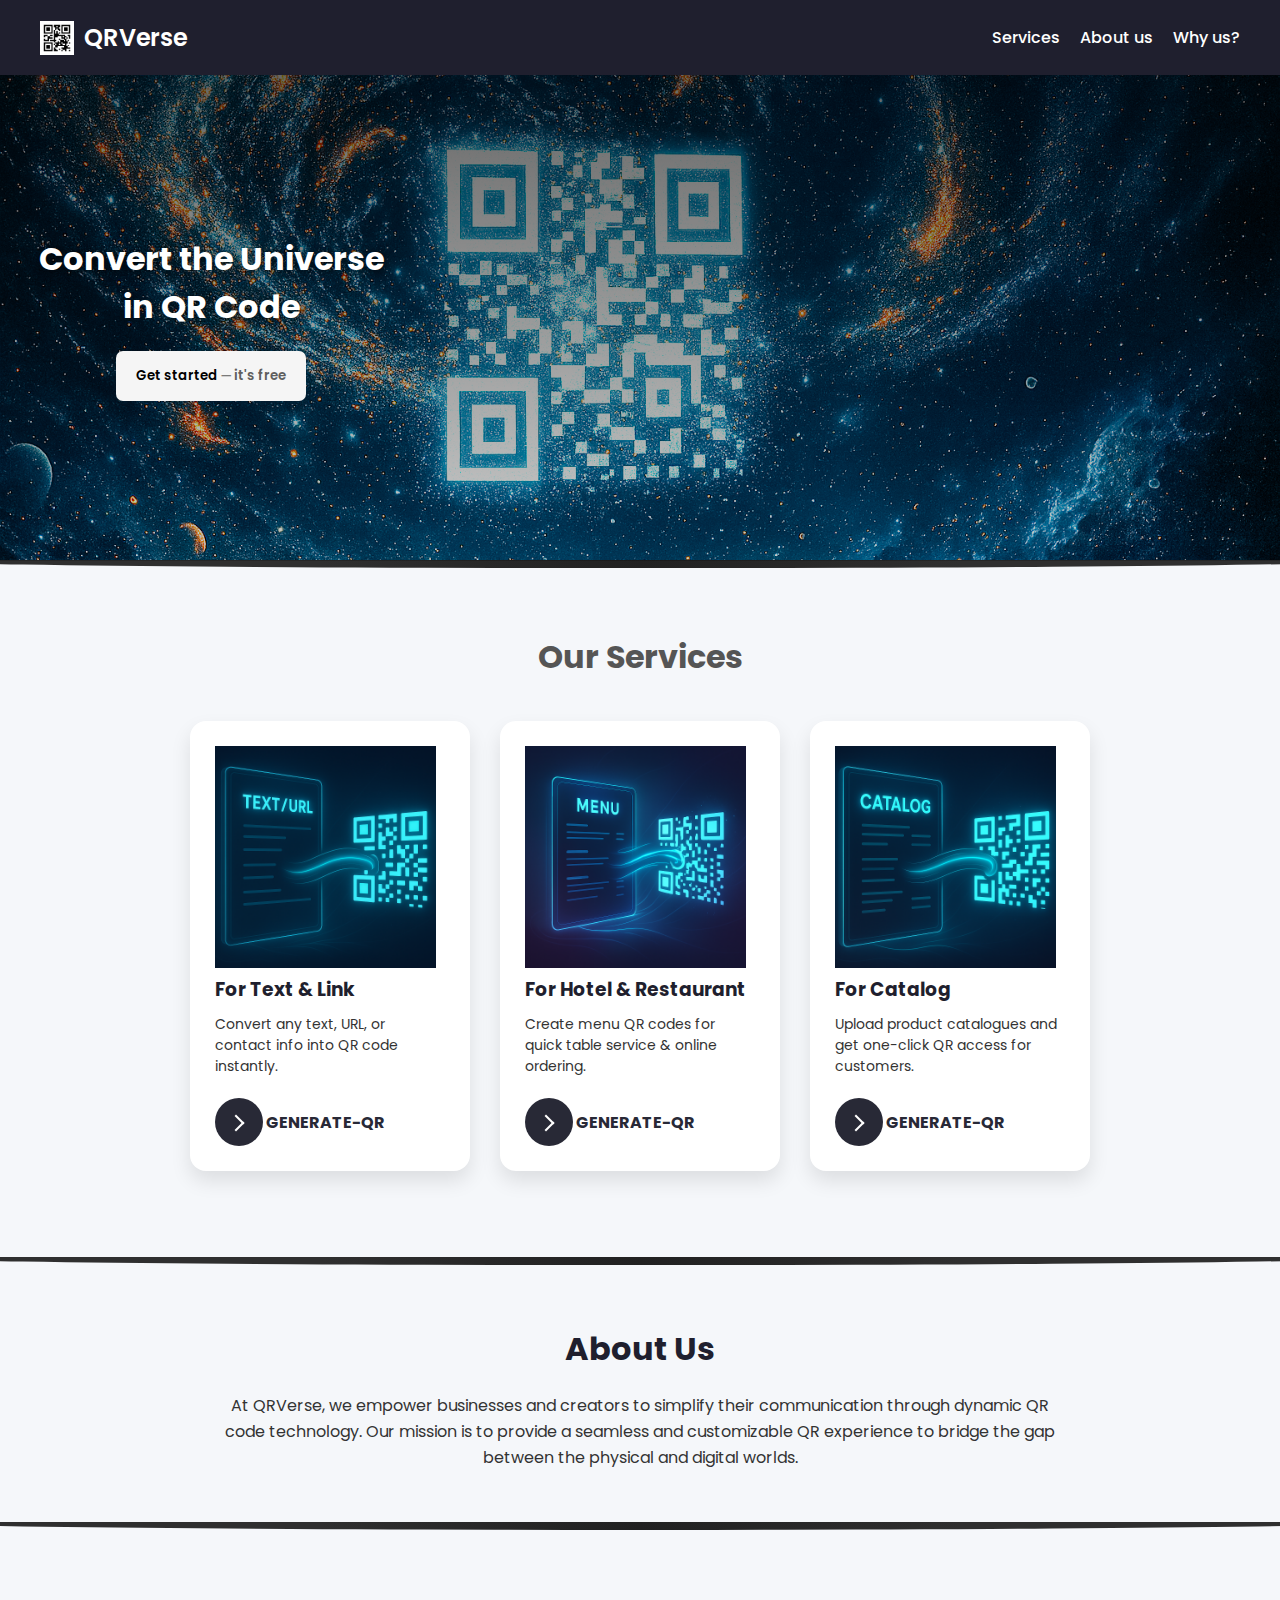
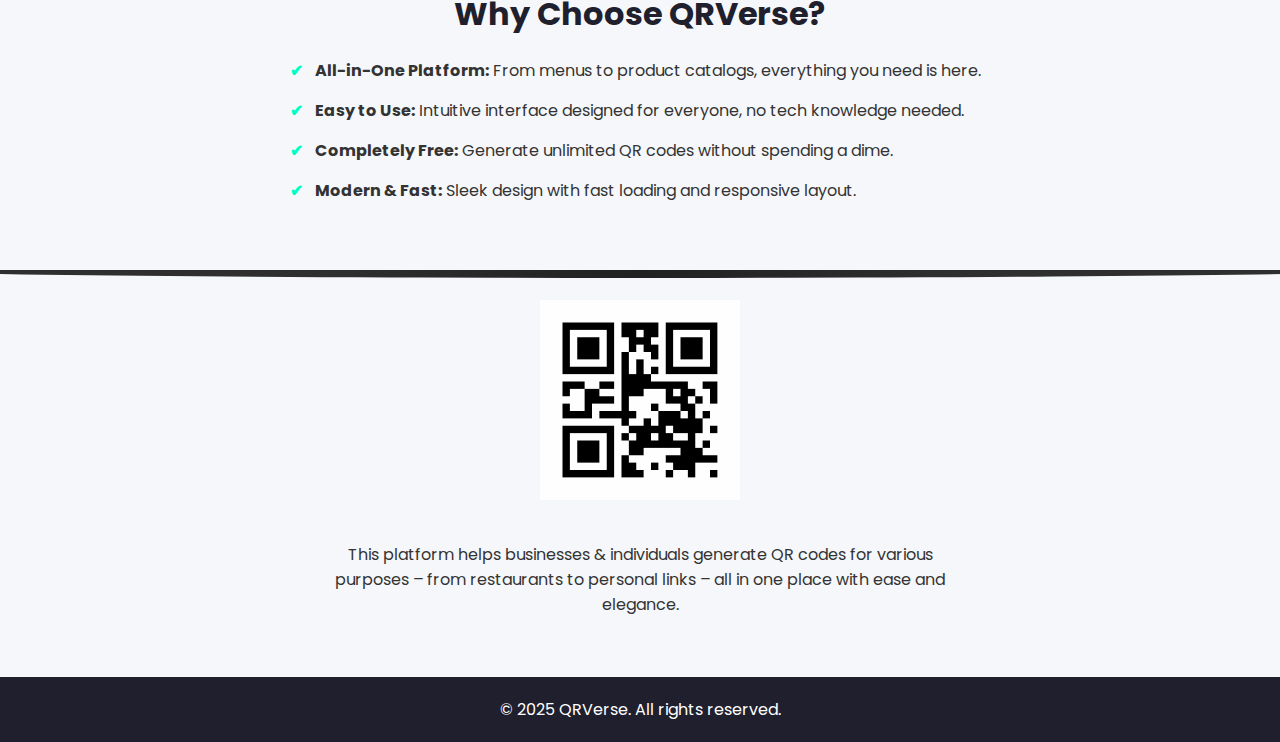
<file: index.html>
<!DOCTYPE html>
<html lang="en">

<head>
  <meta charset="UTF-8" />
  <meta name="viewport" content="width=device-width, initial-scale=1.0" />
  <title>QRVerse</title>
  <link href="https://fonts.googleapis.com/css2?family=Poppins:wght@300;600&display=swap" rel="stylesheet">
  <link rel="stylesheet" href="style.css">
  <!-- AOS CSS -->
  <link href="https://cdn.jsdelivr.net/npm/aos@2.3.4/dist/aos.css" rel="stylesheet">
</head>

<body>
  <!-- ===== HEADER SECTION ===== -->
  <header>

    <div class="logo-hamburger">
      <div class="logo">
        <img src="Images/qr code.png" alt="qr-image">
        QRVerse
      </div>
      <div class="img-hambur" id="hamburger">
        <button class="swallow__icon">
          <span></span>
        </button>
      </div>
    </div>

    <!-- <nav-data class="navdata"></nav-data> -->

    <nav>
      <a href="#service-head">Services</a>
      <a href="#about-section">About us</a>
      <a href="#why-us">Why us?</a>
      <!-- <a href="#">Login</a>
      <a href="#">Signup</a> -->
    </nav>
  </header>

  <!-- ===== HERO SECTION ===== -->
  <section class="hero">
    <img src="Images/UniverseQr.png" alt="Universe-QR">
    <div class="hero-overlay">
      <div class="descriptiondata">
        <h1>Convert the Universe in QR Code</h1>
        <button class="get-started-btn">
          Get started
          <span class="get-span"> ─ it's free</span>
        </button>
      </div>
    </div>
  </section>

  <!-- ===== CURVE DIVIDER ===== -->
  <div class="curve"></div>

  <!-- ===== SERVICES SECTION ===== -->
  <div class="service-head" id="service-head">
    <h1>Our Services</h1>
  </div>

  <section class="services" id="services">


    <div class="card" onclick="window.location.href='Text-Url/index.html'">
      <img src="Images/textqr.png" alt="text-qr">
      <h3>For Text & Link</h3>
      <p>Convert any text, URL, or contact info into QR code instantly.</p>
      <button onclick="window.location.href='Text-Url/index.html'" class="learn-more">
        <span class="circle" aria-hidden="true">
          <span class="icon arrow"></span>
        </span>
        <span class="button-text">Generate-QR</span>
      </button>
    </div>

    <div class="card" onclick="window.location.href='HOMEQR/index.html'">
      <img src="Images/menu.png" alt="menu-QR">
      <h3>For Hotel & Restaurant</h3>
      <p>Create menu QR codes for quick table service & online ordering.</p>
      <button onclick="window.location.href='HOMEQR/index.html'" class="learn-more menupage">
        <span class="circle" aria-hidden="true">
          <span class="icon arrow"></span>
        </span>
        <span class="button-text">Generate-QR</span>
      </button>
    </div>

    <div class="card" onclick="window.location.href='Cateloge/index.html'">
      <img src="Images/catelog.png" alt="catelog-qr">
      <h3>For Catalog</h3>
      <p>Upload product catalogues and get one-click QR access for customers.</p>
      <button onclick="window.location.href='Cateloge/index.html'" class="learn-more">
        <span class="circle" aria-hidden="true">
          <span class="icon arrow"></span>
        </span>
        <span class="button-text">Generate-QR</span>
      </button>
    </div>
  </section>

  <!-- ===== CURVE DIVIDER ===== -->
  <div class="curve"></div>

  <!-- ===== ABOUT SECTION ===== -->
  <div class="about-section" id="about-section">
    <h2>About Us</h2>
    <p>
      At QRVerse, we empower businesses and creators to simplify their communication through dynamic QR code technology.
      Our mission is to provide a seamless and customizable QR experience to bridge the gap between the physical and
      digital worlds.
    </p>
  </div>

  <!-- ===== CURVE DIVIDER ===== -->
  <div class="curve"></div>

  <!-- ===== WHY US SECTION ===== -->
  <div class="why-us-section" id="why-us">
    <h2>Why Choose QRVerse?</h2>
    <ul>
      <li><strong>All-in-One Platform:</strong> From menus to product catalogs, everything you need is here.</li>
      <li><strong>Easy to Use:</strong> Intuitive interface designed for everyone, no tech knowledge needed.</li>
      <li><strong>Completely Free:</strong> Generate unlimited QR codes without spending a dime.</li>
      <li><strong>Modern & Fast:</strong> Sleek design with fast loading and responsive layout.</li>
    </ul>
  </div>

  <!-- ===== CURVE DIVIDER ===== -->
  <div class="curve"></div>

  <!-- ===== QR IMAGE SECTION ===== -->
  <div class="qr-image">
    <img src="Images/qr code.png" alt="QR Code Image">
  </div>

  <div class="about">
    <p>This platform helps businesses & individuals generate QR codes for various purposes – from restaurants to
      personal links – all in one place with ease and elegance.</p>
  </div>

  <!-- ===== FOOTER ===== -->
  <footer>
    <p>© 2025 QRVerse. All rights reserved.</p>
  </footer>
  <script src="script.js"></script>
  <script src="https://cdn.jsdelivr.net/npm/aos@2.3.4/dist/aos.js"></script>
</body>

</html>
</file>
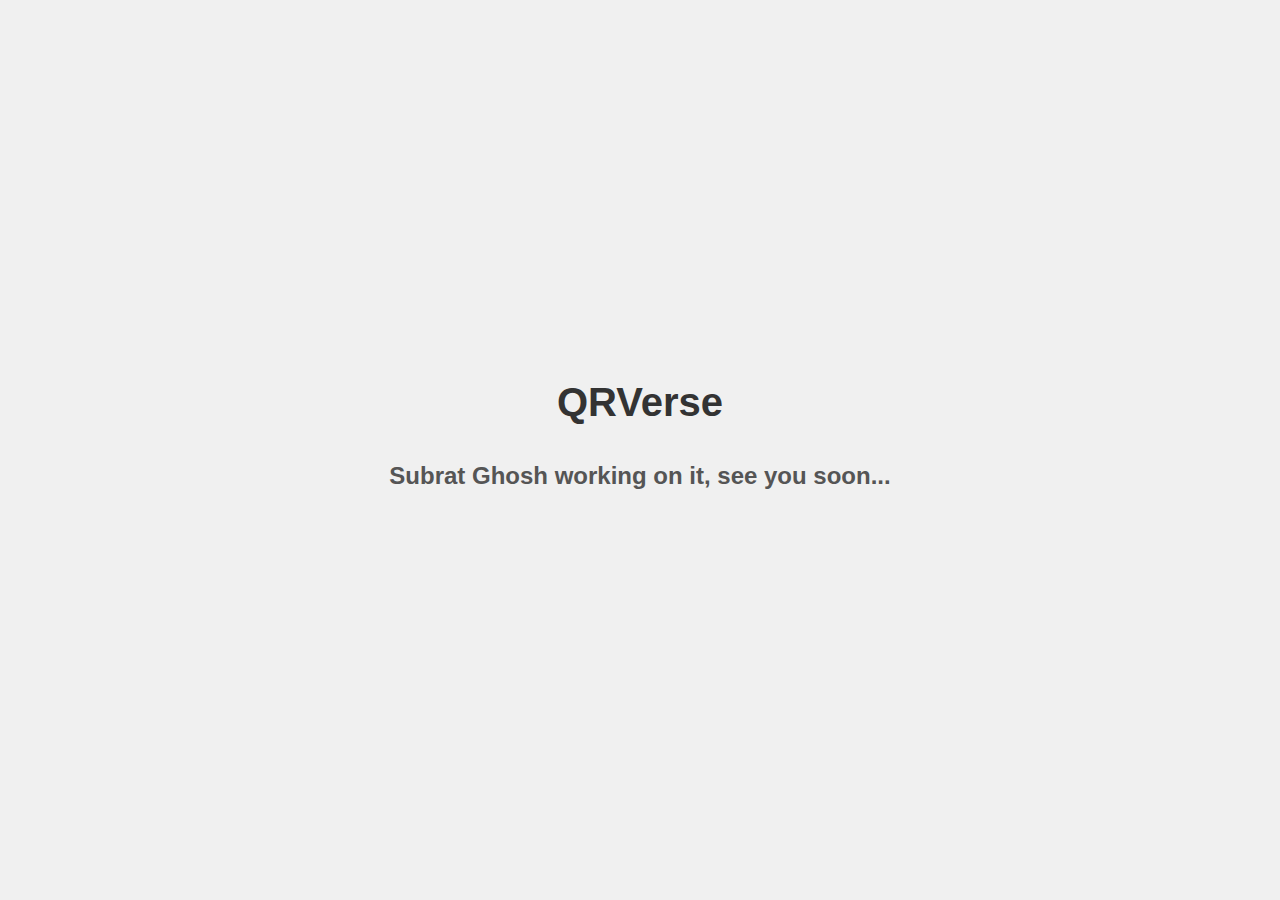
<file: Cateloge/index.html>
<!DOCTYPE html>
<html lang="en">
<head>
    <meta charset="UTF-8">
    <meta name="viewport" content="width=device-width, initial-scale=1.0">
    <title>QRVerse Catalog</title>
    <style>
        body {
            font-family: Arial, sans-serif;
            display: flex;
            flex-direction: column;
            align-items: center;
            justify-content: center;
            height: 100vh;
            margin: 0;
            background-color: #f0f0f0;
        }
        .header {
            font-size: 2.5em;
            font-weight: bold;
            color: #333;
            margin-bottom: 20px;
            animation: fadeIn 2s ease-in;
        }
        .message {
            font-size: 1.5em;
            color: #555;
            text-align: center;
            margin-bottom: 30px;
            animation: bounce 1.5s infinite;
        }
        .home-button {
            padding: 10px 20px;
            font-size: 1em;
            background-color: #4CAF50;
            color: white;
            border: none;
            border-radius: 5px;
            cursor: pointer;
            transition: transform 0.3s, background-color 0.3s;
        }
        .home-button:hover {
            background-color: #45a049;
            transform: scale(1.1);
        }
        /* Animations */
        @keyframes fadeIn {
            0% { opacity: 0; }
            100% { opacity: 1; }
        }
        @keyframes bounce {
            0%, 100% { transform: translateY(0); }
            50% { transform: translateY(-10px); }
        }
    </style>
</head>
<body>
    <div class="header">QRVerse</div>
    <h1 class="message">Subrat Ghosh working on it, see you soon...</h1>
   
</body>
</html>
</file>
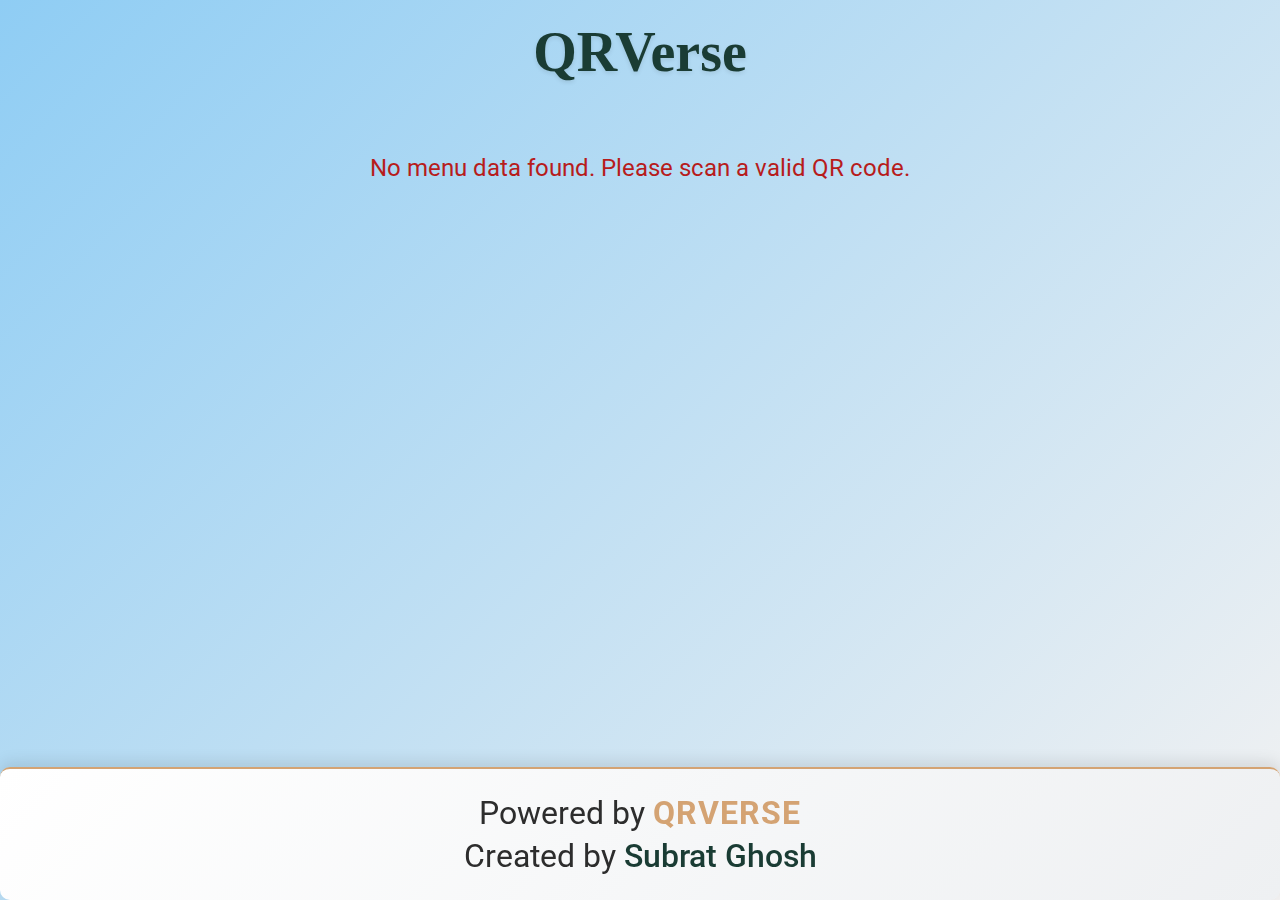
<file: DATA/index.html>
<!DOCTYPE html>
<html lang="en">

<head>
  <meta charset="UTF-8">
  <title>QRVerse - Menu</title>
  <style>
    * {
      box-sizing: border-box;
      scroll-behavior: smooth;
      margin: 0;
      padding: 0;
    }

    body {
      background: linear-gradient(135deg, #8fcdf4, #f3f2f2);
      padding: 20px;
      color: #2d2d2d;
      display: flex;
      flex-direction: column;
      align-items: center;
      min-height: 100vh;
      padding-bottom: 120px; /* Footer ke liye space */
    }

    h1.title {
      font-size: 3.5rem;
      font-weight: 900;
      text-align: center;
      color: #1a3c34;
      margin-bottom: 40px;
      text-shadow: 0 2px 4px rgba(0, 0, 0, 0.1);
      animation: fadeInDown 1s ease-in-out;
    }

    @keyframes fadeInDown {
      from { opacity: 0; transform: translateY(-30px); }
      to { opacity: 1; transform: translateY(0); }
    }

    .menu-container {
      max-width: 90vw;
      width: 100%;
      background: linear-gradient(145deg, #ffffff, #eef0f2);
      border-radius: 20px;
      padding: 40px;
      box-shadow: 0 10px 30px rgba(0, 0, 0, 0.15);
      position: relative;
      overflow: hidden;
      animation: slideIn 0.8s ease-out;
      border: 2px solid #d4a373;
    }

    @keyframes slideIn {
      from { opacity: 0; transform: translateY(50px); }
      to { opacity: 1; transform: translateY(0); }
    }

    .menu-container:hover {
      transform: translateY(-5px);
      box-shadow: 0 15px 40px rgba(0, 0, 0, 0.2);
      transition: all 0.3s ease;
    }

    .menu-container h2 {
      font-size: 2.6rem;
      text-align: center;
      color: #1a3c34;
      background: linear-gradient(135deg, #d4a373, #b08968);
      padding: 20px;
      border-radius: 15px;
      margin-bottom: 30px;
      font-weight: 700;
      text-transform: uppercase;
      letter-spacing: 2px;
      box-shadow: 0 5px 15px rgba(0, 0, 0, 0.1);
      animation: fadeIn 1s ease-in;
    }

    .live-pre, .aboutus, .socialmeadia {
      background: #fff;
      border-radius: 15px;
      padding: 25px;
      margin: 20px 0;
      border-left: 5px solid #d4a373;
      box-shadow: 0 5px 15px rgba(0, 0, 0, 0.05);
      animation: fadeInUp 1s ease-in;
    }

    @keyframes fadeInUp {
      from { opacity: 0; transform: translateY(20px); }
      to { opacity: 1; transform: translateY(0); }
    }

    .live-pre h3, .aboutus h3, .socialmeadia h3 {
      font-size: 2.4rem;
      color: #1a3c34;
      margin-bottom: 20px;
      display: flex;
      align-items: center;
      gap: 10px;
      font-weight: 600;
      text-transform: capitalize;
    }

    #menuContent {
      padding: 20px;
      border-radius: 10px;
      background: #f8f1e9;
      border: 1px solid #d4a373;
    }

    #menuContent strong {
      font-size: 1.8rem;
      color: #1a3c34;
      display: block;
      margin: 15px 0 10px;
      font-weight: 700;
      text-transform: uppercase;
    }

    #menuContent ul {
      list-style: none;
      padding: 0;
      margin: 0;
    }

    #menuContent ul li {
      font-size: 2.4rem;
      padding: 10px 0;
      display: flex;
      justify-content: space-between;
      align-items: center;
      border-bottom: 1px dashed #d4a373;
      transition: background 0.3s ease;
    }

    #menuContent ul li:hover {
      background: #f5e9d4;
      border-radius: 5px;
    }

    #menuContent ul li::before {
      content: url('data:image/svg+xml;utf8,<svg xmlns="http://www.w3.org/2000/svg" width="16" height="16" viewBox="0 0 24 24" fill="none" stroke="%23d4a373" stroke-width="2" stroke-linecap="round" stroke-linejoin="round"><path d="M12 8c1.1 0 2-.9 2-2s-.9-2-2-2-2 .9-2 2 .9 2 2 2z"/><path d="M12 16c1.1 0 2-.9 2-2s-.9-2-2-2-2 .9-2 2 .9 2 2 2z"/><path d="M12 22v-6"/></svg>');
      margin-right: 10px;
    }

    .aboutus p {
      font-size: 1.9rem;
      line-height: 1.6;
      color: #2d2d2d;
      font-family: 'Roboto', sans-serif;
    }

    .socialmeadia a {
      display: flex;
      align-items: center;
      gap: 10px;
      color: #1a3c34;
      text-decoration: none;
      font-size: 1.9rem;
      padding: 10px;
      margin: 5px 0;
      border-radius: 8px;
      transition: background 0.3s ease, transform 0.2s ease;
    }

    .socialmeadia a:hover {
      background: #f5e9d4;
      transform: translateX(5px);
    }

    .socialmeadia a::before {
      content: url('data:image/svg+xml;utf8,<svg xmlns="http://www.w3.org/2000/svg" width="50" height="50" viewBox="0 0 24 24" fill="none" stroke="%23d4a373" stroke-width="2" stroke-linecap="round" stroke-linejoin="round"><path d="M18 13v6a2 2 0 0 1-2 2H5a2 2 0 0 1-2-2V8a2 2 0 0 1 2-2h6"/><path d="M15 3h6v6"/><path d="M10 14L21 3"/></svg>');
    }

    .error-message {
      text-align: center;
      color: #b71c1c;
      font-size: 1.5rem;
      margin-top: 30px;
      font-family: 'Roboto', sans-serif;
      animation: shake 0.5s ease;
    }

    @keyframes shake {
      0%, 100% { transform: translateX(0); }
      25% { transform: translateX(-10px); }
      75% { transform: translateX(10px); }
    }

    .create-menu-btn {
      display: block;
      margin: 30px auto 0; /* Last mein, footer ke upar */
      padding: 15px 30px;
      font-size: 2.8rem;
      color: #fff;
      background: linear-gradient(135deg, #d4a373, #b08968);
      border: none;
      border-radius: 10px;
      cursor: pointer;
      text-transform: uppercase;
      letter-spacing: 1px;
      box-shadow: 0 5px 15px rgba(0, 0, 0, 0.1);
      animation: bounce 5s infinite; /* Bounce animation */
      transition: transform 0.3s ease, background 0.3s ease;
    }

    @keyframes bounce {
      0%, 100% { transform: translateY(0); }
      50% { transform: translateY(-10px); }
    }

    .create-menu-btn:hover {
      background: linear-gradient(135deg, #b08968, #d4a373);
      transform: scale(1.05); /* Thoda bada hoga hover pe */
    }

    @media (max-width: 600px) {
      .menu-container { padding: 20px; }
      h1.title { font-size: 2.5rem; }
      .menu-container h2 { font-size: 2rem; padding: 15px; }
      .live-pre h3, .aboutus h3, .socialmeadia h3 { font-size: 1.5rem; }
      #menuContent ul li { font-size: 1rem; }
      .create-menu-btn { font-size: 1.5rem; padding: 10px 20px; }
    }

    .footer {
      width: 100%;
      text-align: center;
      padding: 20px 0;
      font-family: 'Roboto', sans-serif;
      color: #2d2d2d;
      font-size: 2rem;
      background: linear-gradient(135deg, #ffffff, #eef0f2);
      border-top: 2px solid #d4a373;
      border-radius: 10px;
      box-shadow: 0 -5px 15px rgba(0, 0, 0, 0.1);
      animation: fadeInUp 1s ease-in;
      position: fixed;
      bottom: 0;
      left: 0;
      z-index: 1000;
    }

    .footer p { margin: 5px 0; }
    .footer .brand { font-weight: 700; color: #d4a373; text-transform: uppercase; letter-spacing: 1px; }
    .footer .creator { font-weight: 500; color: #1a3c34; }
    .footer:hover { transform: translateY(-3px); box-shadow: 0 -8px 20px rgba(0, 0, 0, 0.15); transition: all 0.3s ease; }

    @keyframes fadeInUp {
      from { opacity: 0; transform: translateY(20px); }
      to { opacity: 1; transform: translateY(0); }
    }
  </style>
  <link href="https://fonts.googleapis.com/css2?family=Playfair+Display:wght@700&family=Roboto:wght@400;500&display=swap" rel="stylesheet">
</head>

<body>
  <h1 class="title">QRVerse</h1>
  <div class="menu-container">
    <h2 id="restaurantName">Restaurant Name</h2>
    <div class="live-pre">
      <h3>
        <svg width="60" height="60" viewBox="0 0 24 24" fill="none" stroke="#d4a373" stroke-width="2" stroke-linecap="round" stroke-linejoin="round" style="margin-right: 10px;">
          <path d="M8 2v4" />
          <path d="M16 2v4" />
          <path d="M3 10h18" />
          <path d="M3 6a2 2 0 0 1 2-2h14a2 2 0 0 1 2 2v14a2 2 0 0 1-2 2H5a2 2 0 0 1-2-2V6z" />
        </svg>
        Menu Card
      </h3>
      <div id="menuContent" class="preMenu"></div>
    </div>
    <div class="aboutus">
      <h3>
        <svg width="60" height="60" viewBox="0 0 24 24" fill="none" stroke="#d4a373" stroke-width="2" stroke-linecap="round" stroke-linejoin="round" style="margin-right: 10px;">
          <circle cx="12" cy="12" r="10" />
          <path d="M12 16v.01" />
          <path d="M12 8v4" />
        </svg>
        About Us
      </h3>
      <p id="aboutContent">About section...</p>
    </div>
    <div class="socialmeadia">
      <h3>
        <svg width="60" height="60" viewBox="0 0 24 24" fill="none" stroke="#d4a373" stroke-width="2" stroke-linecap="round" stroke-linejoin="round" style="margin-right: 10px;">
          <path d="M18 2h-3a5 5 0 0 0-5 5v3H7v4h3v8h4v-8h3l1-4h-4V7a1 1 0 0 1 1-1h3z" />
        </svg>
        Social Media
      </h3>
      <div id="socialLinks"></div>
    </div>
    <!-- Create Your Menu Button with Email Functionality -->
    <button class="create-menu-btn" onclick="sendEmail()">Create Your Menu</button>
  </div>

  <div id="errorMessage" class="error-message" style="display: none;"></div>

  <footer class="footer">
    <p>Powered by <span class="brand">QRVerse</span></p>
    <p>Created by <span class="creator">Subrat Ghosh</span></p>
  </footer>
  <script>
    function renderMenu() {
      const urlParams = new URLSearchParams(window.location.search);
      const encodedData = urlParams.get("menu");

      if (!encodedData) {
        showError("No menu data found. Please scan a valid QR code.");
        return;
      }

      try {
        const menuPayload = JSON.parse(atob(decodeURIComponent(encodedData)));

        document.getElementById("restaurantName").textContent = menuPayload.restaurantName || "Restaurant Name";

        const menuContent = document.getElementById("menuContent");
        menuContent.innerHTML = "";
        menuPayload.menu[0].subheadings.forEach(sub => {
          if (!sub.name.trim()) return;
          const strong = document.createElement("strong");
          strong.textContent = sub.name;
          menuContent.appendChild(strong);
          const ul = document.createElement("ul");
          sub.items.forEach(item => {
            if (!item.name.trim()) return;
            const li = document.createElement("li");
            li.textContent = `${item.name} - ₹${item.price}`;
            ul.appendChild(li);
          });
          menuContent.appendChild(ul);
        });

        document.getElementById("aboutContent").textContent = menuPayload.about || "About section...";

        const socialLinksDiv = document.getElementById("socialLinks");
        socialLinksDiv.innerHTML = "";
        menuPayload.socialLinks.forEach(link => {
          const a = document.createElement("a");
          a.href = link.url;
          a.target = "_blank";
          a.textContent = link.title;
          socialLinksDiv.appendChild(a);
        });
      } catch (error) {
        console.error("Error decoding menu data:", error);
        showError("Invalid QR code data. Please try again.");
      }
    }

    function showError(message) {
      const errorDiv = document.getElementById("errorMessage");
      errorDiv.textContent = message;
      errorDiv.style.display = "block";
      document.querySelector(".menu-container").style.display = "none";
    }

    function sendEmail() {
      const subject = encodeURIComponent("I want To Create Menu Card");
      const body = encodeURIComponent("Phone No: ");
      const mailtoLink = `mailto:subratg30@gmail.com?subject=${subject}&body=${body}`;
      window.location.href = mailtoLink;
    }

    window.onload = renderMenu;
  </script>
</body>

</html>
</file>
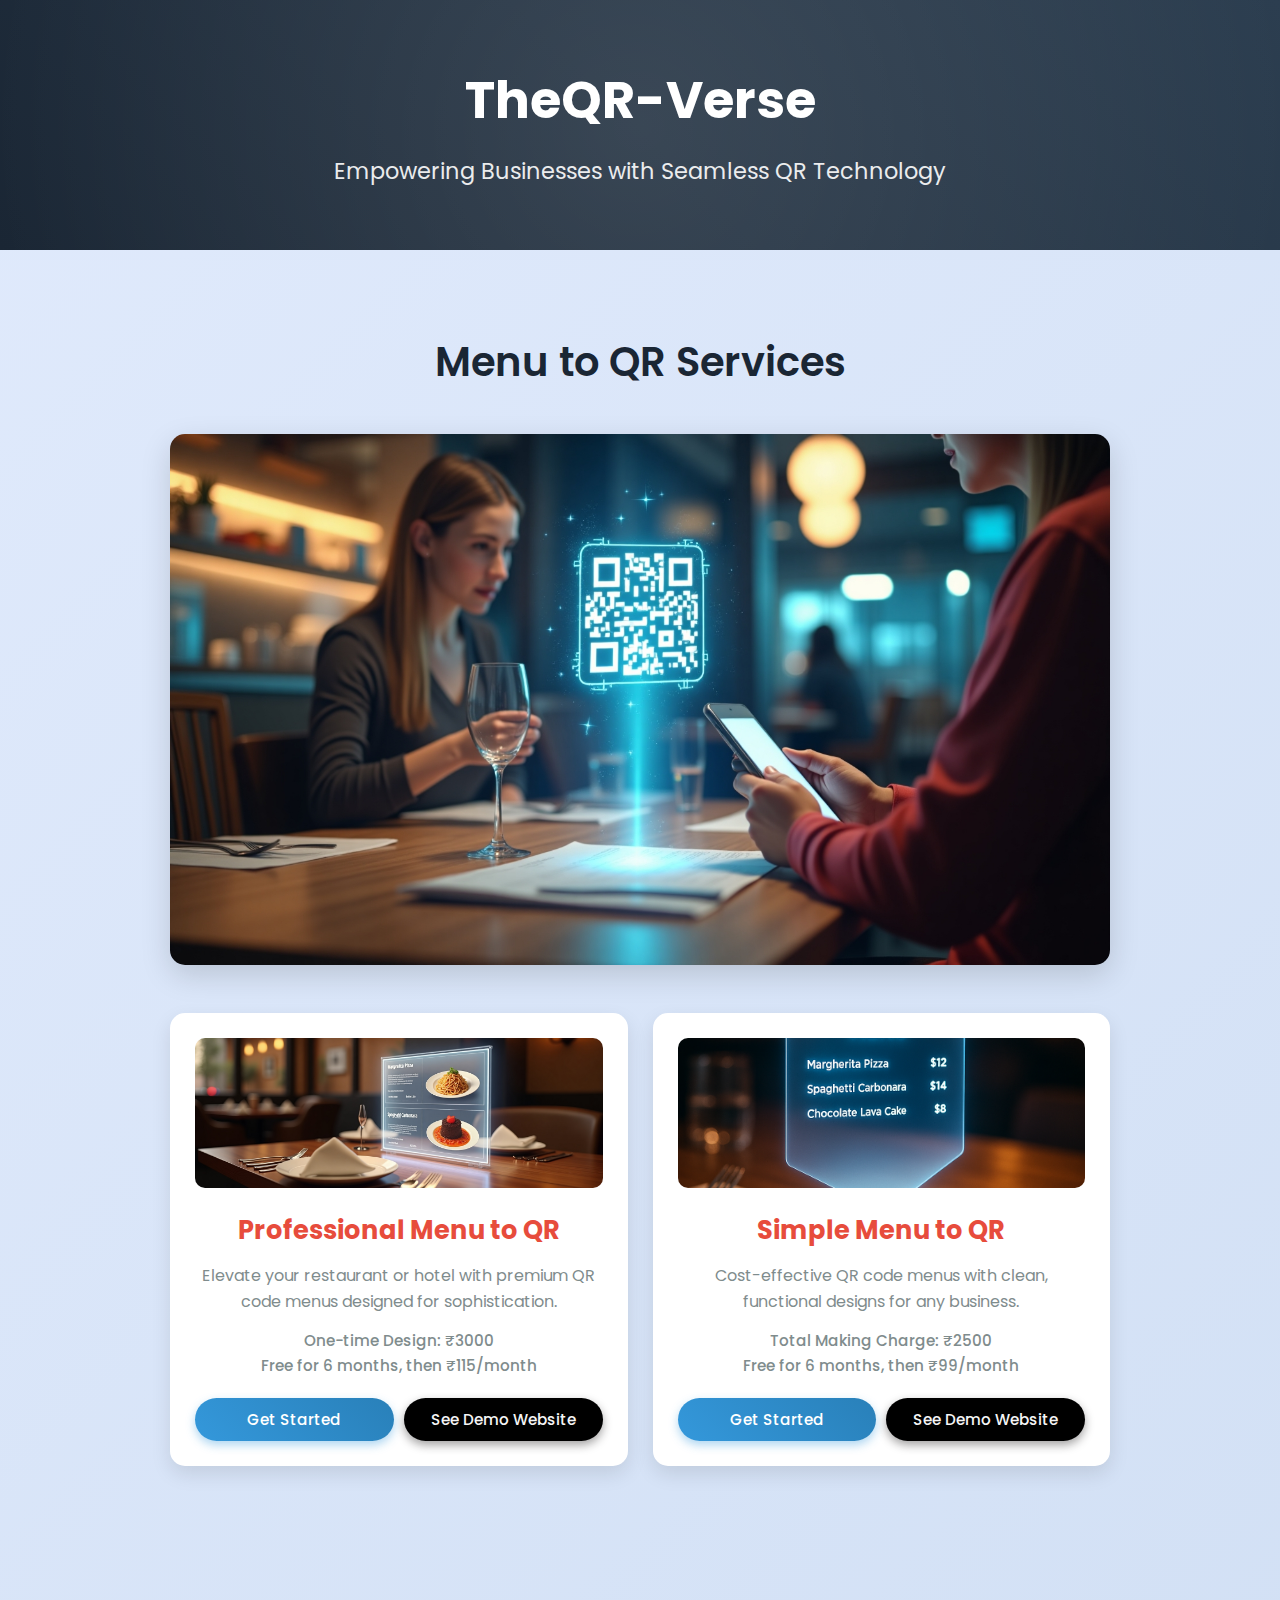
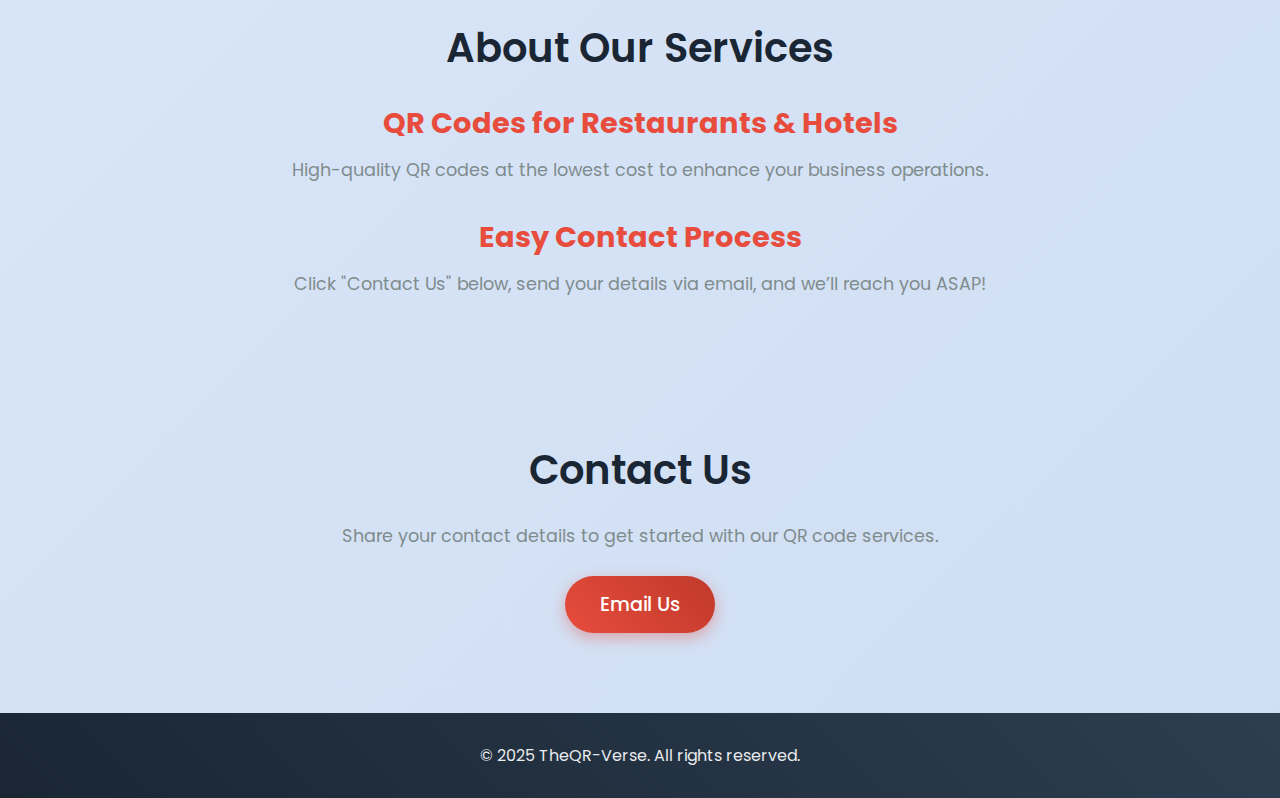
<file: HOMEQR/index.html>
<!DOCTYPE html>
<html lang="en">
<head>
    <meta charset="UTF-8">
    <meta name="viewport" content="width=device-width, initial-scale=1.0">
    <title>Contact Us - TheQR-Verse</title>
    <link href="https://fonts.googleapis.com/css2?family=Poppins:wght@300;400;600;700&display=swap" rel="stylesheet">
    <style>
        * {
            margin: 0;
            padding: 0;
            box-sizing: border-box;
            font-family: 'Poppins', sans-serif;
        }

        body {
            background: linear-gradient(135deg, #e0eafc 0%, #cfdef3 100%);
            color: #333;
            line-height: 1.6;
            overflow-x: hidden;
        }

        header {
            text-align: center;
            padding: 60px 20px;
            background: linear-gradient(45deg, #1a2634, #2c3e50);
            color: #fff;
            animation: fadeIn 1.2s ease-in;
            position: relative;
            overflow: hidden;
        }

        header::before {
            content: '';
            position: absolute;
            top: 0;
            left: 0;
            width: 100%;
            height: 100%;
            background: radial-gradient(circle, rgba(255, 255, 255, 0.1), transparent);
            z-index: 0;
        }

        header h1 {
            font-size: 3.2em;
            font-weight: 700;
            margin-bottom: 12px;
            position: relative;
            z-index: 1;
            animation: slideInLeft 1s ease-out;
        }

        header p {
            font-size: 1.4em;
            opacity: 0.9;
            position: relative;
            z-index: 1;
            animation: slideInRight 1s ease-out;
        }

        .features, .contact, .about-services {
            max-width: 1000px;
            margin: 50px auto;
            padding: 30px;
            text-align: center;
        }

        .features h2, .contact h2, .about-services h2 {
            font-size: 2.5em;
            font-weight: 600;
            margin-bottom: 20px;
            color: #1a2634;
            animation: slideDown 1s ease-out;
        }

        .feature-list {
            display: grid;
            grid-template-columns: repeat(auto-fit, minmax(280px, 1fr));
            gap: 25px;
            margin-bottom: 40px;
        }

        .feature-card {
            background: #fff;
            padding: 25px;
            border-radius: 15px;
            box-shadow: 0 8px 20px rgba(0, 0, 0, 0.1);
            transition: transform 0.4s ease, box-shadow 0.4s ease, background 0.3s ease;
            position: relative;
            overflow: hidden;
        }

        .feature-card::before {
            content: '';
            position: absolute;
            top: 0;
            left: -100%;
            width: 100%;
            height: 100%;
            background: linear-gradient(90deg, transparent, rgba(255, 255, 255, 0.2), transparent);
            transition: 0.5s;
        }

        .feature-card:hover::before {
            left: 100%;
        }

        .feature-card:hover {
            transform: translateY(-12px);
            box-shadow: 0 12px 25px rgba(0, 0, 0, 0.2);
            background: linear-gradient(135deg, #f9f9f9, #ffffff);
        }

        .feature-card img {
            width: 100%;
            height: 150px;
            object-fit: cover;
            border-radius: 10px;
            margin-bottom: 15px;
            transition: transform 0.3s ease;
        }

        .feature-card:hover img {
            transform: scale(1.05);
        }

        .feature-card h3 {
            font-size: 1.6em;
            color: #e74c3c;
            margin-bottom: 12px;
        }

        .feature-card p {
            font-size: 1em;
            color: #7f8c8d;
            margin-bottom: 15px;
        }

        .feature-card .pricing {
            font-size: 0.95em;
            color: #2c3e50;
            font-weight: 500;
            margin-bottom: 20px;
        }

        .feature-card .button-group {
            display: flex;
            justify-content: space-between;
            gap: 10px;
        }

        .feature-card .btn {
            flex: 1;
            padding: 10px 15px;
            font-size: 0.95em;
            border-radius: 25px;
            transition: all 0.3s ease;
        }

        .feature-card .btn-contact {
            background: linear-gradient(45deg, #3498db, #2980b9);
            box-shadow: 0 4px 10px rgba(52, 152, 219, 0.4);
        }

        .feature-card .btn-contact:hover {
            background: linear-gradient(45deg, #2980b9, #3498db);
            transform: translateY(-2px);
            box-shadow: 0 6px 15px rgba(52, 152, 219, 0.6);
        }

        .feature-card .btn-demo {
            background: black;
            box-shadow: 0 4px 10px rgba(24, 23, 23, 0.4);
            color: whitesmoke;
        }

        .feature-card .btn-demo:hover {
            background: linear-gradient(45deg, #141414, #303030);
            color: whitesmoke;
            transform: translateY(-2px);
            box-shadow: 0 6px 15px rgba(22, 21, 21, 0.6);
        }

        .visual-container {
            margin: 40px 0;
            text-align: center;
        }

        .visual-container img, .visual-container video {
            max-width: 100%;
            height: auto;
            border-radius: 15px;
            box-shadow: 0 10px 30px rgba(0, 0, 0, 0.15);
            animation: zoomIn 1.5s ease-out;
        }

        .about-services .service-item {
            margin-bottom: 30px;
        }

        .about-services h3 {
            font-size: 1.8em;
            color: #e74c3c;
            margin-bottom: 10px;
        }

        .about-services p {
            font-size: 1.1em;
            color: #7f8c8d;
            max-width: 700px;
            margin: 0 auto;
        }

        .btn {
            background: linear-gradient(45deg, #e74c3c, #c0392b);
            color: #fff;
            padding: 14px 35px;
            border: none;
            border-radius: 50px;
            font-size: 1.2em;
            font-weight: 500;
            cursor: pointer;
            transition: all 0.3s ease;
            box-shadow: 0 5px 15px rgba(231, 76, 60, 0.4);
        }

        .btn:hover {
            background: linear-gradient(45deg, #474646, #e74c3c);
            transform: translateY(-3px);
            box-shadow: 0 8px 20px rgba(231, 76, 60, 0.6);
        }

        .contact p {
            margin-bottom: 25px;
            color: #7f8c8d;
            font-size: 1.1em;
        }

        footer {
            text-align: center;
            padding: 30px;
            background: linear-gradient(45deg, #1a2634, #2c3e50);
            color: #fff;
            position: relative;
            width: 100%;
            animation: fadeIn 1.5s ease-in;
        }

        footer p {
            font-size: 1em;
            opacity: 0.9;
        }

        /* Animations */
        @keyframes fadeIn {
            from { opacity: 0; }
            to { opacity: 1; }
        }

        @keyframes slideDown {
            from { transform: translateY(-30px); opacity: 0; }
            to { transform: translateY(0); opacity: 1; }
        }

        @keyframes slideInLeft {
            from { transform: translateX(-50px); opacity: 0; }
            to { transform: translateX(0); opacity: 1; }
        }

        @keyframes slideInRight {
            from { transform: translateX(50px); opacity: 0; }
            to { transform: translateX(0); opacity: 1; }
        }

        @keyframes zoomIn {
            from { transform: scale(0.8); opacity: 0; }
            to { transform: scale(1); opacity: 1; }
        }

        @media (max-width: 768px) {
            header h1 {
                font-size: 2.2em;
            }
            .features h2, .contact h2, .about-services h2 {
                font-size: 2em;
            }
            .feature-card {
                padding: 20px;
            }
            .feature-card .button-group {
                flex-direction: column;
                gap: 15px;
            }
            .feature-card .btn {
                padding: 12px;
            }
        }

        @media (max-width: 600px) {
            .feature-card {
                width: 100%;
            }
            header h1 {
                font-size: 1.8em;
            }
            header p {
                font-size: 1em;
            }
            .btn {
                padding: 12px 30px;
                font-size: 1em;
            }
        }
    </style>
</head>
<body>
    <header>
        <h1>TheQR-Verse</h1>
        <p>Empowering Businesses with Seamless QR Technology</p>
    </header>

    <section class="features">
        <h2>Menu to QR Services</h2>
        <div class="visual-container">
            <img src="image/qrshow.jpg" alt="Visual Menu to QR">
        </div>
        <div class="feature-list">
            <div class="feature-card">
                <img src="image/proqr.jpg" alt="Professional QR Menu">
                <h3>Professional Menu to QR</h3>
                <p>Elevate your restaurant or hotel with premium QR code menus designed for sophistication.</p>
                <div class="pricing">
                    <p>One-time Design: ₹3000<br>Free for 6 months, then ₹115/month</p>
                </div>
                <div class="button-group">
                    <button class="btn btn-contact" onclick="contactUs()">Get Started</button>
                    <button class="btn btn-demo" onclick="window.location.href='ProfessionalDesign/index.html'">See Demo Website</button>
                </div>
            </div>
            <div class="feature-card">
                <img src="image/simpleqr.png" alt="Simple QR Menu">
                <h3>Simple Menu to QR</h3>
                <p>Cost-effective QR code menus with clean, functional designs for any business.</p>
                <div class="pricing">
                    <p>Total Making Charge: ₹2500<br>Free for 6 months, then ₹99/month</p>
                </div>
                <div class="button-group">
                    <button class="btn btn-contact" onclick="contactUs()">Get Started</button>
                    <button class="btn btn-demo" onclick="window.location.href='SimpleDesign/index.html'">See Demo Website</button>
                </div>
            </div>
        </div>
    </section>

    <section class="about-services">
        <h2>About Our Services</h2>
        <div class="service-item">
            <h3>QR Codes for Restaurants & Hotels</h3>
            <p>High-quality QR codes at the lowest cost to enhance your business operations.</p>
        </div>
        <div class="service-item">
            <h3>Easy Contact Process</h3>
            <p>Click "Contact Us" below, send your details via email, and we’ll reach you ASAP!</p>
        </div>
    </section>

    <section class="contact">
        <h2>Contact Us</h2>
        <p>Share your contact details to get started with our QR code services.</p>
        <button id="contactBtn" class="btn">Email Us</button>
    </section>

    <footer>
        <p>© 2025 TheQR-Verse. All rights reserved.</p>
    </footer>

    <script>
        function contactUs() {
            const subject = encodeURIComponent("Contact Request - QR Code Services");
            const body = encodeURIComponent("Hello,\n\nI am interested in your QR code services. Please find my details below:\n\nName: [Your Name]\nContact Number: [Your Number]\nEmail: [Your Email]\n\nLooking forward to your response!\n\nBest,\n[Your Name]");
            window.location.href = `mailto:subratg30@gmail.com?subject=${subject}&body=${body}`;
        }

        document.getElementById('contactBtn').addEventListener('click', function() {
            contactUs();
        });
    </script>
</body>
</html>
</file>
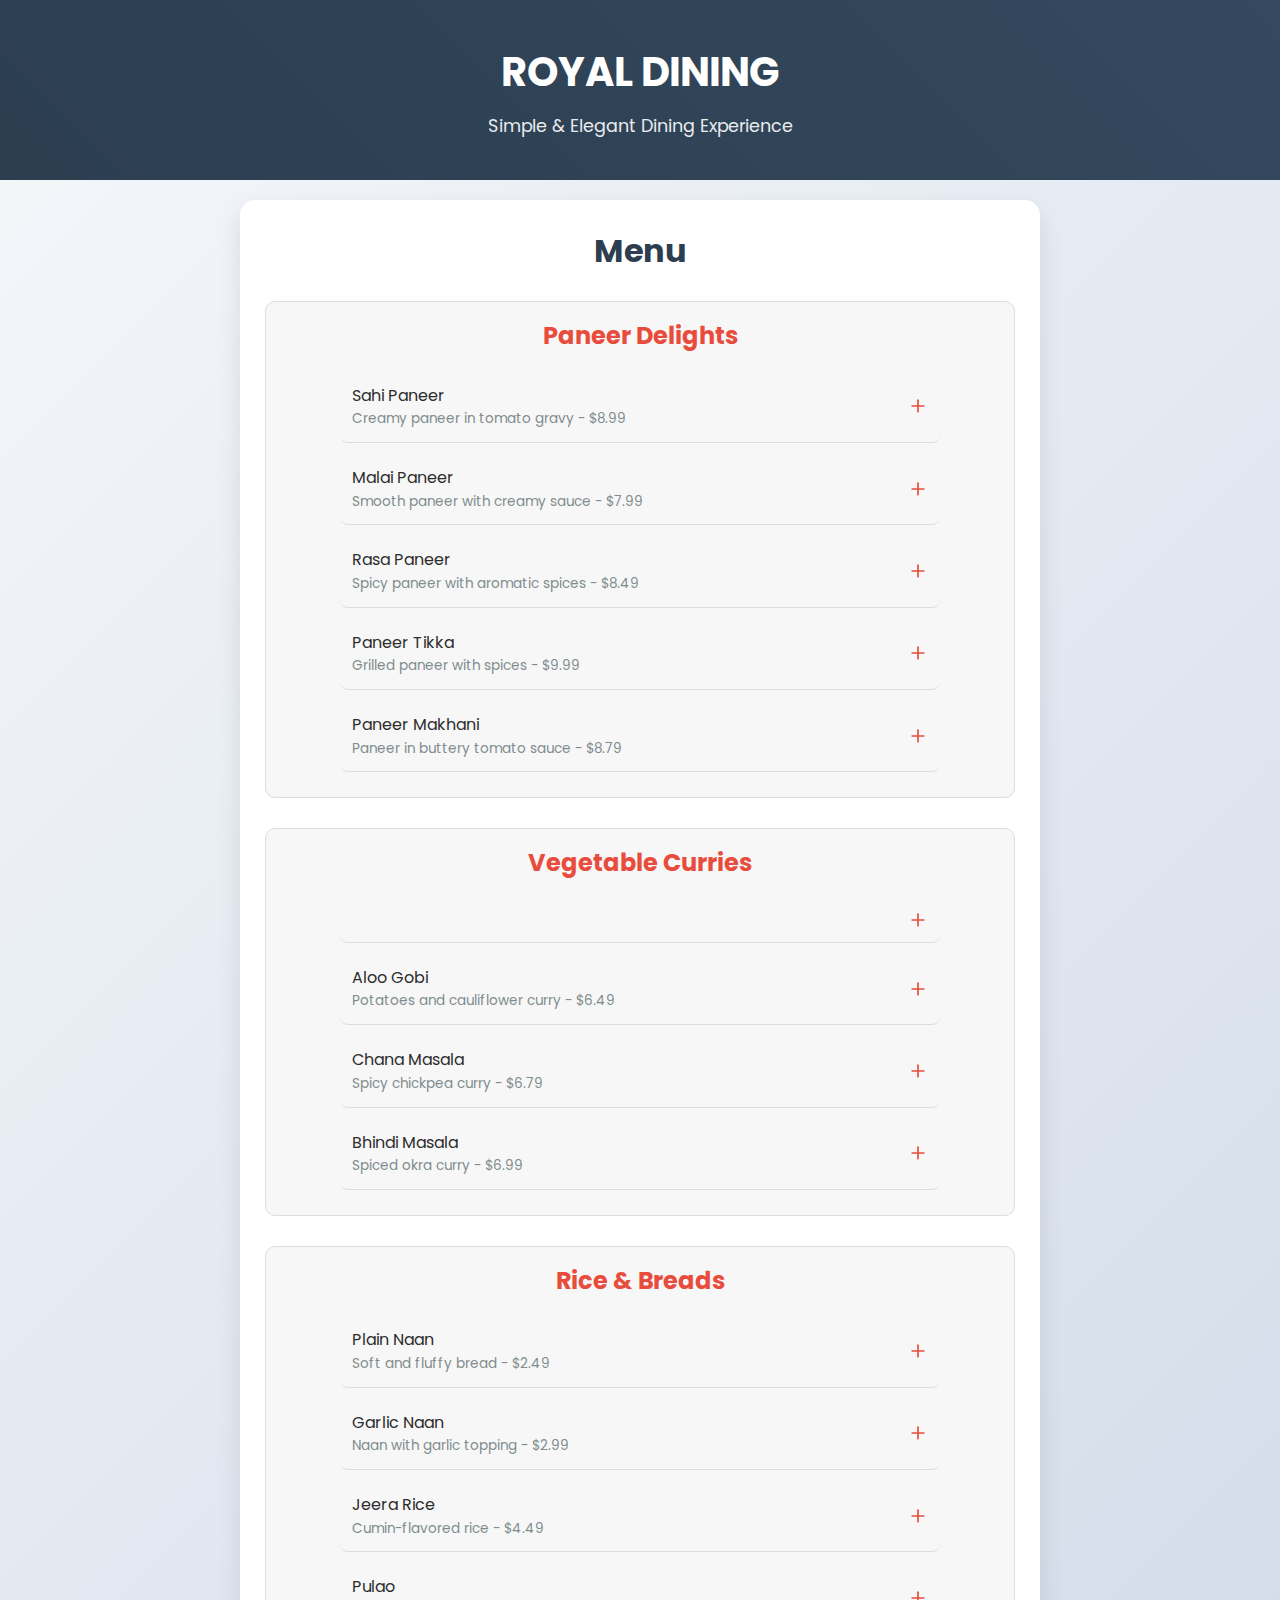
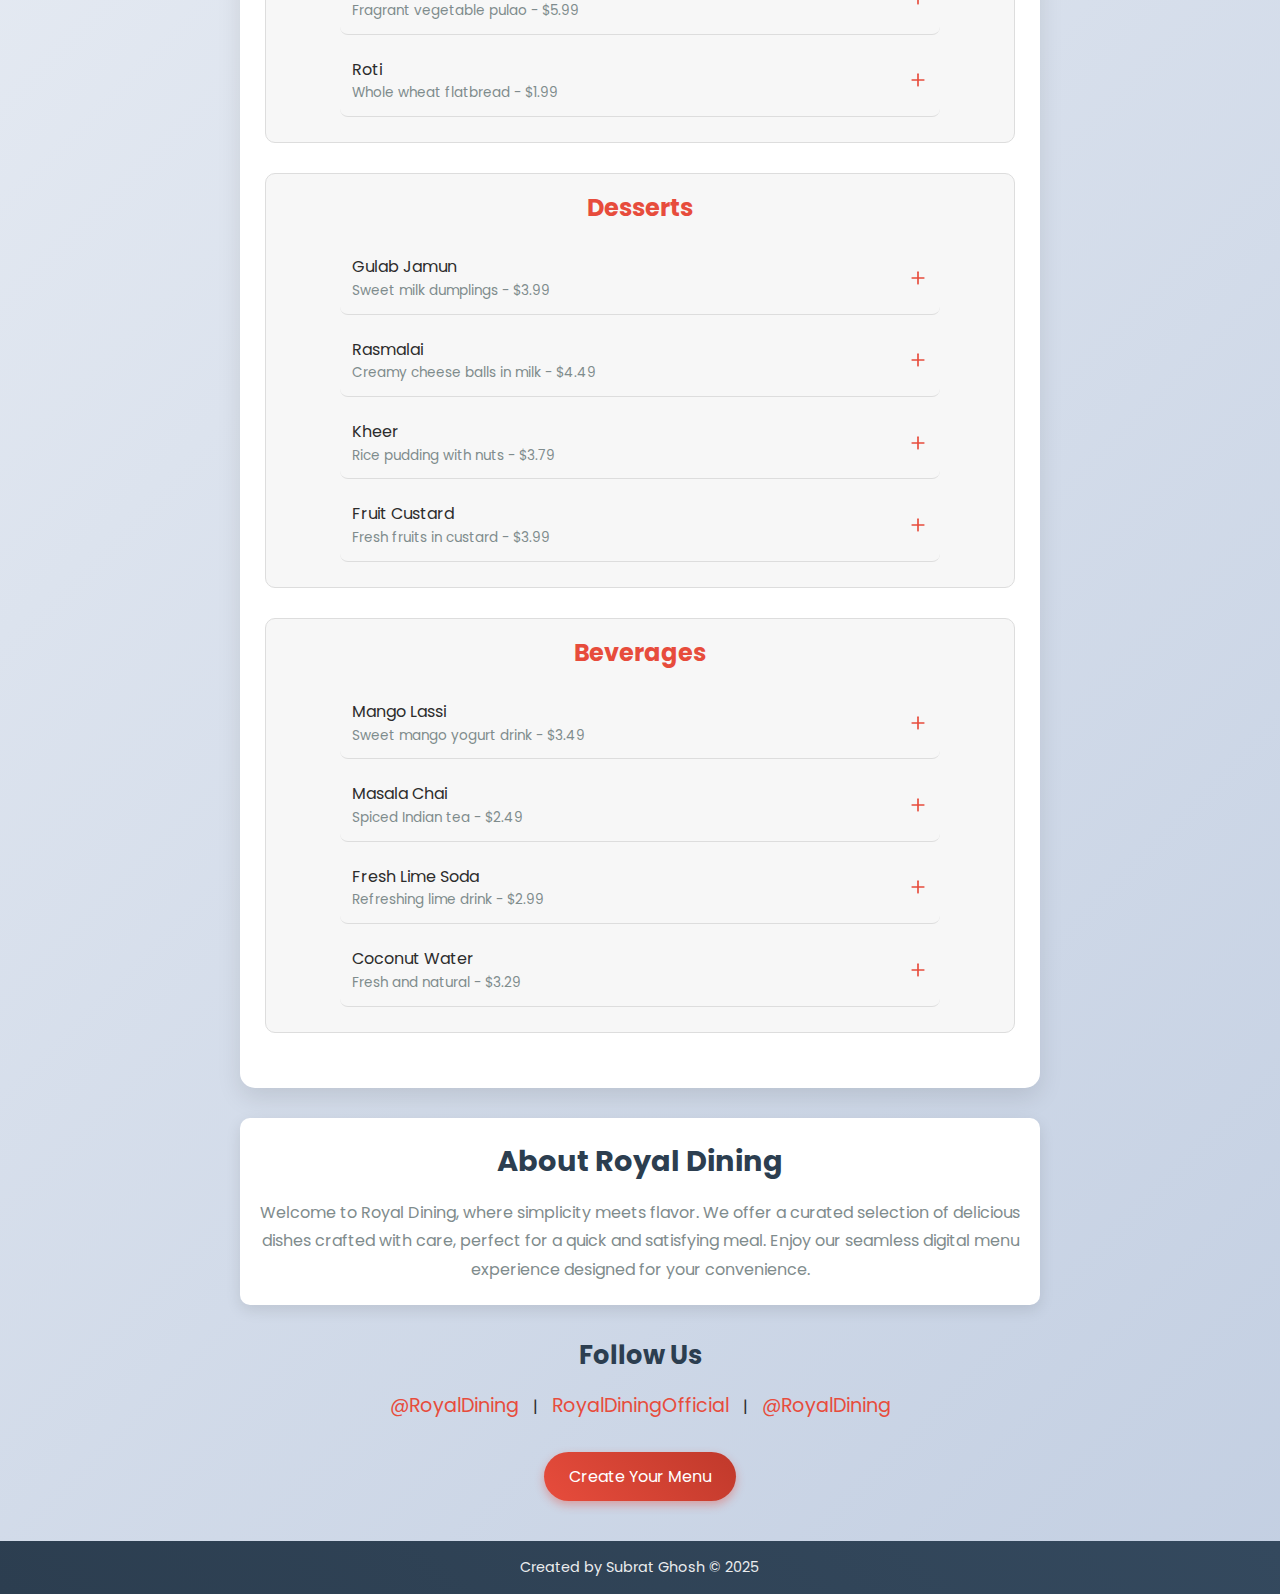
<file: HOMEQR/SimpleDesign/index.html>
<!DOCTYPE html>
<html lang="en">
<head>
    <meta charset="UTF-8">
    <meta name="viewport" content="width=device-width, initial-scale=1.0">
    <title>Simple Menu Card - Royal Dining</title>
    <link href="https://fonts.googleapis.com/css2?family=Poppins:wght@300;400;600;700&display=swap" rel="stylesheet">
    <style>
        * {
            margin: 0;
            padding: 0;
            box-sizing: border-box;
            font-family: 'Poppins', sans-serif;
        }

        body {
            background: linear-gradient(135deg, #f5f7fa 0%, #c3cfe2 100%);
            color: #2c2c2c;
            line-height: 1.6;
            overflow-x: hidden;
        }

        header {
            text-align: center;
            padding: 40px 20px;
            background: linear-gradient(45deg, #2c3e50, #34495e);
            color: #fff;
            animation: fadeInHeader 1s ease-in-out;
        }

        header h1 {
            font-size: 2.5em;
            font-weight: 700;
            margin-bottom: 8px;
            text-transform: uppercase;
            animation: slideInLeft 1s ease-out;
        }

        header p {
            font-size: 1.1em;
            opacity: 0.9;
            animation: slideInRight 1s ease-out;
        }

        .selected-items-card {
            max-width: 800px;
            margin: 20px auto;
            padding: 20px;
            background: #fff;
            border-radius: 15px;
            box-shadow: 0 8px 20px rgba(0, 0, 0, 0.1);
            animation: slideDown 0.5s ease-out;
            display: none;
        }

        .selected-items-card h2 {
            font-size: 1.8em;
            color: #2c3e50;
            margin-bottom: 15px;
            text-align: center;
        }

        .selected-item {
            display: flex;
            align-items: center;
            padding: 10px;
            border-bottom: 1px solid #eee;
            background: #f9f9f9;
            margin-bottom: 10px;
            border-radius: 5px;
        }

        .selected-item .details {
            flex-grow: 1;
        }

        .selected-item .details h4 {
            font-size: 1em;
            color: #2c2c2c;
            font-weight: 400;
        }

        .selected-item .details p {
            font-size: 0.85em;
            color: #7f8c8d;
        }

        .quantity-control {
            display: flex;
            align-items: center;
            margin-left: 15px;
        }

        .quantity-control button {
            background: #e74c3c;
            color: #fff;
            border: none;
            width: 25px;
            height: 25px;
            border-radius: 50%;
            cursor: pointer;
            transition: background 0.3s ease, transform 0.2s ease;
            font-size: 1em;
            margin: 0 5px;
        }

        .quantity-control button:hover {
            background: #c0392b;
            transform: scale(1.1);
        }

        .quantity-control span {
            font-size: 1em;
            color: #2c2c2c;
            min-width: 20px;
            text-align: center;
        }

        .total {
            text-align: right;
            margin-top: 15px;
            font-size: 1.1em;
            color: #2c3e50;
            font-weight: 500;
        }

        .menu-card {
            max-width: 800px;
            margin: 20px auto;
            padding: 25px;
            background: #fff;
            border-radius: 15px;
            box-shadow: 0 10px 25px rgba(0, 0, 0, 0.1);
            animation: slideUp 1.2s ease-out;
        }

        .menu-card h2 {
            font-size: 2em;
            color: #2c3e50;
            margin-bottom: 25px;
            text-align: center;
            animation: fadeInText 1s ease-in;
        }

        .menu-section {
            margin-bottom: 30px;
            padding: 15px;
            background: #f7f7f7;
            border-radius: 10px;
            border: 1px solid #ddd;
        }

        .menu-section h3 {
            font-size: 1.5em;
            color: #e74c3c;
            margin-bottom: 15px;
            text-align: center;
            animation: slideInLeft 1s ease-out;
        }

        .menu-item {
            display: flex;
            align-items: center;
            padding: 12px;
            border-bottom: 1px solid #ddd;
            transition: transform 0.3s ease, background 0.3s ease;
            max-width: 600px;
            margin: 0 auto 10px;
            cursor: pointer;
            border-radius: 8px;
        }

        .menu-item:hover {
            transform: translateY(-3px);
            background: #f0f0f0;
        }

        .menu-item .details {
            flex-grow: 1;
        }

        .menu-item .details h4 {
            font-size: 1em;
            color: #2c2c2c;
            font-weight: 400;
        }

        .menu-item .details p {
            font-size: 0.85em;
            color: #7f8c8d;
        }

        .plus-icon {
            margin-left: 10px;
            cursor: pointer;
            transition: stroke 0.3s ease;
        }

        .plus-icon:hover {
            stroke: #c0392b;
        }

        .about {
            max-width: 800px;
            margin: 30px auto;
            padding: 20px;
            text-align: center;
            background: #fff;
            border-radius: 10px;
            box-shadow: 0 5px 15px rgba(0, 0, 0, 0.1);
            animation: fadeInUp 1s ease-in;
        }

        .about h2 {
            font-size: 1.8em;
            color: #2c3e50;
            margin-bottom: 15px;
        }

        .about p {
            font-size: 1em;
            color: #7f8c8d;
            line-height: 1.8;
        }

        .social-media {
            text-align: center;
            margin: 30px 0;
            animation: slideUp 1.5s ease-out;
        }

        .social-media h2 {
            font-size: 1.6em;
            color: #2c3e50;
            margin-bottom: 15px;
        }

        .social-media a {
            color: #e74c3c;
            font-size: 1.2em;
            margin: 0 10px;
            text-decoration: none;
            transition: color 0.3s ease;
        }

        .social-media a:hover {
            color: #c0392b;
        }

        .create-menu-btn {
            text-align: center;
            margin: 30px 0;
            animation: bounceIn 1s ease-out;
        }

        .create-menu-btn button {
            background: linear-gradient(45deg, #e74c3c, #c0392b);
            color: #fff;
            padding: 12px 25px;
            border: none;
            border-radius: 25px;
            font-size: 1em;
            cursor: pointer;
            transition: background 0.3s ease, transform течь0.2s ease;
            box-shadow: 0 4px 10px rgba(231, 76, 60, 0.4);
        }

        .create-menu-btn button:hover {
            background: linear-gradient(45deg, #c0392b, #e74c3c);
            transform: scale(1.05);
            box-shadow: 0 6px 15px rgba(231, 76, 60, 0.6);
        }

        footer {
            text-align: center;
            padding: 15px;
            background: linear-gradient(45deg, #2c3e50, #34495e);
            color: #fff;
            margin-top: 40px;
            animation: fadeInFooter 1.5s ease-in-out;
        }

        footer p {
            font-size: 0.9em;
            opacity: 0.9;
        }

        /* Animations */
        @keyframes fadeInHeader {
            from { opacity: 0; transform: translateY(-20px); }
            to { opacity: 1; transform: translateY(0); }
        }

        @keyframes slideUp {
            from { opacity: 0; transform: translateY(50px); }
            to { opacity: 1; transform: translateY(0); }
        }

        @keyframes fadeInText {
            from { opacity: 0; }
            to { opacity: 1; }
        }

        @keyframes slideInLeft {
            from { opacity: 0; transform: translateX(-50px); }
            to { opacity: 1; transform: translateX(0); }
        }

        @keyframes fadeInUp {
            from { opacity: 0; transform: translateY(20px); }
            to { opacity: 1; transform: translateY(0); }
        }

        @keyframes bounceIn {
            0% { opacity: 0; transform: scale(0.5); }
            50% { transform: scale(1.1); }
            100% { opacity: 1; transform: scale(1); }
        }

        @keyframes slideDown {
            from { opacity: 0; transform: translateY(-20px); }
            to { opacity: 1; transform: translateY(0); }
        }

        @keyframes fadeInFooter {
            from { opacity: 0; }
            to { opacity: 1; }
        }

        @media (max-width: 600px) {
            header h1 {
                font-size: 1.8em;
            }

            header p {
                font-size: 0.9em;
            }

            .selected-items-card {
                margin: 10px;
                padding: 15px;
            }

            .selected-items-card h2 {
                font-size: 1.4em;
            }

            .selected-item {
                padding: 8px;
            }

            .selected-item .details h4 {
                font-size: 0.85em;
            }

            .selected-item .details p {
                font-size: 0.7em;
            }

            .quantity-control button {
                width: 20px;
                height: 20px;
                font-size: 0.9em;
            }

            .quantity-control span {
                font-size: 0.9em;
            }

            .total {
                font-size: 1em;
            }

            .menu-card {
                margin: 10px;
                padding: 15px;
            }

            .menu-card h2 {
                font-size: 1.6em;
            }

            .menu-section {
                padding: 10px;
            }

            .menu-section h3 {
                font-size: 1.3em;
            }

            .menu-item {
                padding: 10px;
            }

            .menu-item .details h4 {
                font-size: 0.9em;
            }

            .menu-item .details p {
                font-size: 0.75em;
            }

            .plus-icon {
                width: 15px;
                height: 15px;
            }

            .about {
                margin: 20px;
                padding: 15px;
            }

            .about h2 {
                font-size: 1.4em;
            }

            .about p {
                font-size: 0.85em;
            }

            .social-media h2 {
                font-size: 1.3em;
            }

            .social-media a {
                font-size: 1em;
                margin: 0 8px;
            }

            .create-menu-btn button {
                padding: 10px 20px;
                font-size: 0.85em;
            }

            footer {
                padding: 10px;
                font-size: 0.8em;
            }
        }
    </style>
</head>
<body>
    <header>
        <h1>Royal Dining</h1>
        <p>Simple & Elegant Dining Experience</p>
    </header>

    <section class="selected-items-card" id="selectedItemsCard">
        <h2>Selected Items</h2>
        <div id="selectedItemsContainer"></div>
        <div class="total" id="total">Total: $0.00</div>
    </section>

    <section class="menu-card">
        <h2>Menu</h2>
        <div class="menu-section">
            <h3>Paneer Delights</h3>
            <div class="menu-item" onclick="addSelectedItem(this)">
                <div class="details">
                    <h4>Sahi Paneer</h4>
                    <p>Creamy paneer in tomato gravy - $8.99</p>
                </div>
                <svg class="plus-icon" width="20" height="20" viewBox="0 0 24 24" fill="none" stroke="#e74c3c" stroke-width="2" stroke-linecap="round" stroke-linejoin="round">
                    <line x1="12" y1="5" x2="12" y2="19"></line>
                    <line x1="5" y1="12" x2="19" y2="12"></line>
                </svg>
            </div>
            <div class="menu-item" onclick="addSelectedItem(this)">
                <div class="details">
                    <h4>Malai Paneer</h4>
                    <p>Smooth paneer with creamy sauce - $7.99</p>
                </div>
                <svg class="plus-icon" width="20" height="20" viewBox="0 0 24 24" fill="none" stroke="#e74c3c" stroke-width="2" stroke-linecap="round" stroke-linejoin="round">
                    <line x1="12" y1="5" x2="12" y2="19"></line>
                    <line x1="5" y1="12" x2="19" y2="12"></line>
                </svg>
            </div>
            <div class="menu-item" onclick="addSelectedItem(this)">
                <div class="details">
                    <h4>Rasa Paneer</h4>
                    <p>Spicy paneer with aromatic spices - $8.49</p>
                </div>
                <svg class="plus-icon" width="20" height="20" viewBox="0 0 24 24" fill="none" stroke="#e74c3c" stroke-width="2" stroke-linecap="round" stroke-linejoin="round">
                    <line x1="12" y1="5" x2="12" y2="19"></line>
                    <line x1="5" y1="12" x2="19" y2="12"></line>
                </svg>
            </div>
            <div class="menu-item" onclick="addSelectedItem(this)">
                <div class="details">
                    <h4>Paneer Tikka</h4>
                    <p>Grilled paneer with spices - $9.99</p>
                </div>
                <svg class="plus-icon" width="20" height="20" viewBox="0 0 24 24" fill="none" stroke="#e74c3c" stroke-width="2" stroke-linecap="round" stroke-linejoin="round">
                    <line x1="12" y1="5" x2="12" y2="19"></line>
                    <line x1="5" y1="12" x2="19" y2="12"></line>
                </svg>
            </div>
            <div class="menu-item" onclick="addSelectedItem(this)">
                <div class="details">
                    <h4>Paneer Makhani</h4>
                    <p>Paneer in buttery tomato sauce - $8.79</p>
                </div>
                <svg class="plus-icon" width="20" height="20" viewBox="0 0 24 24" fill="none" stroke="#e74c3c" stroke-width="2" stroke-linecap="round" stroke-linejoin="round">
                    <line x1="12" y1="5" x2="12" y2="19"></line>
                    <line x1="5" y1="12" x2="19" y2="12"></line>
                </svg>
            </div>
        </div>
        <div class="menu-section">
            <h3>Vegetable Curries</h3>
            <div class="menu-item" onclick="addSelectedItem(this)">
                <div class="details">
                    <h4 - $6.99</p>
                </div>
                <svg class="plus-icon" width="20" height="20" viewBox="0 0 24 24" fill="none" stroke="#e74c3c" stroke-width="2" stroke-linecap="round" stroke-linejoin="round">
                    <line x1="12" y1="5" x2="12" y2="19"></line>
                    <line x1="5" y1="12" x2="19" y2="12"></line>
                </svg>
            </div>
            <div class="menu-item" onclick="addSelectedItem(this)">
                <div class="details">
                    <h4>Aloo Gobi</h4>
                    <p>Potatoes and cauliflower curry - $6.49</p>
                </div>
                <svg class="plus-icon" width="20" height="20" viewBox="0 0 24 24" fill="none" stroke="#e74c3c" stroke-width="2" stroke-linecap="round" stroke-linejoin="round">
                    <line x1="12" y1="5" x2="12" y2="19"></line>
                    <line x1="5" y1="12" x2="19" y2="12"></line>
                </svg>
            </div>
            <div class="menu-item" onclick="addSelectedItem(this)">
                <div class="details">
                    <h4>Chana Masala</h4>
                    <p>Spicy chickpea curry - $6.79</p>
                </div>
                <svg class="plus-icon" width="20" height="20" viewBox="0 0 24 24" fill="none" stroke="#e74c3c" stroke-width="2" stroke-linecap="round" stroke-linejoin="round">
                    <line x1="12" y1="5" x2="12" y2="19"></line>
                    <line x1="5" y1="12" x2="19" y2="12"></line>
                </svg>
            </div>
            <div class="menu-item" onclick="addSelectedItem(this)">
                <div class="details">
                    <h4>Bhindi Masala</h4>
                    <p>Spiced okra curry - $6.99</p>
                </div>
                <svg class="plus-icon" width="20" height="20" viewBox="0 0 24 24" fill="none" stroke="#e74c3c" stroke-width="2" stroke-linecap="round" stroke-linejoin="round">
                    <line x1="12" y1="5" x2="12" y2="19"></line>
                    <line x1="5" y1="12" x2="19" y2="12"></line>
                </svg>
            </div>
        </div>
        <div class="menu-section">
            <h3>Rice & Breads</h3>
            <div class="menu-item" onclick="addSelectedItem(this)">
                <div class="details">
                    <h4>Plain Naan</h4>
                    <p>Soft and fluffy bread - $2.49</p>
                </div>
                <svg class="plus-icon" width="20" height="20" viewBox="0 0 24 24" fill="none" stroke="#e74c3c" stroke-width="2" stroke-linecap="round" stroke-linejoin="round">
                    <line x1="12" y1="5" x2="12" y2="19"></line>
                    <line x1="5" y1="12" x2="19" y2="12"></line>
                </svg>
            </div>
            <div class="menu-item" onclick="addSelectedItem(this)">
                <div class="details">
                    <h4>Garlic Naan</h4>
                    <p>Naan with garlic topping - $2.99</p>
                </div>
                <svg class="plus-icon" width="20" height="20" viewBox="0 0 24 24" fill="none" stroke="#e74c3c" stroke-width="2" stroke-linecap="round" stroke-linejoin="round">
                    <line x1="12" y1="5" x2="12" y2="19"></line>
                    <line x1="5" y1="12" x2="19" y2="12"></line>
                </svg>
            </div>
            <div class="menu-item" onclick="addSelectedItem(this)">
                <div class="details">
                    <h4>Jeera Rice</h4>
                    <p>Cumin-flavored rice - $4.49</p>
                </div>
                <svg class="plus-icon" width="20" height="20" viewBox="0 0 24 24" fill="none" stroke="#e74c3c" stroke-width="2" stroke-linecap="round" stroke-linejoin="round">
                    <line x1="12" y1="5" x2="12" y2="19"></line>
                    <line x1="5" y1="12" x2="19" y2="12"></line>
                </svg>
            </div>
            <div class="menu-item" onclick="addSelectedItem(this)">
                <div class="details">
                    <h4>Pulao</h4>
                    <p>Fragrant vegetable pulao - $5.99</p>
                </div>
                <svg class="plus-icon" width="20" height="20" viewBox="0 0 24 24" fill="none" stroke="#e74c3c" stroke-width="2" stroke-linecap="round" stroke-linejoin="round">
                    <line x1="12" y1="5" x2="12" y2="19"></line>
                    <line x1="5" y1="12" x2="19" y2="12"></line>
                </svg>
            </div>
            <div class="menu-item" onclick="addSelectedItem(this)">
                <div class="details">
                    <h4>Roti</h4>
                    <p>Whole wheat flatbread - $1.99</p>
                </div>
                <svg class="plus-icon" width="20" height="20" viewBox="0 0 24 24" fill="none" stroke="#e74c3c" stroke-width="2" stroke-linecap="round" stroke-linejoin="round">
                    <line x1="12" y1="5" x2="12" y2="19"></line>
                    <line x1="5" y1="12" x2="19" y2="12"></line>
                </svg>
            </div>
        </div>
        <div class="menu-section">
            <h3>Desserts</h3>
            <div class="menu-item" onclick="addSelectedItem(this)">
                <div class="details">
                    <h4>Gulab Jamun</h4>
                    <p>Sweet milk dumplings - $3.99</p>
                </div>
                <svg class="plus-icon" width="20" height="20" viewBox="0 0 24 24" fill="none" stroke="#e74c3c" stroke-width="2" stroke-linecap="round" stroke-linejoin="round">
                    <line x1="12" y1="5" x2="12" y2="19"></line>
                    <line x1="5" y1="12" x2="19" y2="12"></line>
                </svg>
            </div>
            <div class="menu-item" onclick="addSelectedItem(this)">
                <div class="details">
                    <h4>Rasmalai</h4>
                    <p>Creamy cheese balls in milk - $4.49</p>
                </div>
                <svg class="plus-icon" width="20" height="20" viewBox="0 0 24 24" fill="none" stroke="#e74c3c" stroke-width="2" stroke-linecap="round" stroke-linejoin="round">
                    <line x1="12" y1="5" x2="12" y2="19"></line>
                    <line x1="5" y1="12" x2="19" y2="12"></line>
                </svg>
            </div>
            <div class="menu-item" onclick="addSelectedItem(this)">
                <div class="details">
                    <h4>Kheer</h4>
                    <p>Rice pudding with nuts - $3.79</p>
                </div>
                <svg class="plus-icon" width="20" height="20" viewBox="0 0 24 24" fill="none" stroke="#e74c3c" stroke-width="2" stroke-linecap="round" stroke-linejoin="round">
                    <line x1="12" y1="5" x2="12" y2="19"></line>
                    <line x1="5" y1="12" x2="19" y2="12"></line>
                </svg>
            </div>
            <div class="menu-item" onclick="addSelectedItem(this)">
                <div class="details">
                    <h4>Fruit Custard</h4>
                    <p>Fresh fruits in custard - $3.99</p>
                </div>
                <svg class="plus-icon" width="20" height="20" viewBox="0 0 24 24" fill="none" stroke="#e74c3c" stroke-width="2" stroke-linecap="round" stroke-linejoin="round">
                    <line x1="12" y1="5" x2="12" y2="19"></line>
                    <line x1="5" y1="12" x2="19" y2="12"></line>
                </svg>
            </div>
        </div>
        <div class="menu-section">
            <h3>Beverages</h3>
            <div class="menu-item" onclick="addSelectedItem(this)">
                <div class="details">
                    <h4>Mango Lassi</h4>
                    <p>Sweet mango yogurt drink - $3.49</p>
                </div>
                <svg class="plus-icon" width="20" height="20" viewBox="0 0 24 24" fill="none" stroke="#e74c3c" stroke-width="2" stroke-linecap="round" stroke-linejoin="round">
                    <line x1="12" y1="5" x2="12" y2="19"></line>
                    <line x1="5" y1="12" x2="19" y2="12"></line>
                </svg>
            </div>
            <div class="menu-item" onclick="addSelectedItem(this)">
                <div class="details">
                    <h4>Masala Chai</h4>
                    <p>Spiced Indian tea - $2.49</p>
                </div>
                <svg class="plus-icon" width="20" height="20" viewBox="0 0 24 24" fill="none" stroke="#e74c3c" stroke-width="2" stroke-linecap="round" stroke-linejoin="round">
                    <line x1="12" y1="5" x2="12" y2="19"></line>
                    <line x1="5" y1="12" x2="19" y2="12"></line>
                </svg>
            </div>
            <div class="menu-item" onclick="addSelectedItem(this)">
                <div class="details">
                    <h4>Fresh Lime Soda</h4>
                    <p>Refreshing lime drink - $2.99</p>
                </div>
                <svg class="plus-icon" width="20" height="20" viewBox="0 0 24 24" fill="none" stroke="#e74c3c" stroke-width="2" stroke-linecap="round" stroke-linejoin="round">
                    <line x1="12" y1="5" x2="12" y2="19"></line>
                    <line x1="5" y1="12" x2="19" y2="12"></line>
                </svg>
            </div>
            <div class="menu-item" onclick="addSelectedItem(this)">
                <div class="details">
                    <h4>Coconut Water</h4>
                    <p>Fresh and natural - $3.29</p>
                </div>
                <svg class="plus-icon" width="20" height="20" viewBox="0 0 24 24" fill="none" stroke="#e74c3c" stroke-width="2" stroke-linecap="round" stroke-linejoin="round">
                    <line x1="12" y1="5" x2="12" y2="19"></line>
                    <line x1="5" y1="12" x2="19" y2="12"></line>
                </svg>
            </div>
        </div>
    </section>

    <section class="about">
        <h2>About Royal Dining</h2>
        <p>Welcome to Royal Dining, where simplicity meets flavor. We offer a curated selection of delicious dishes crafted with care, perfect for a quick and satisfying meal. Enjoy our seamless digital menu experience designed for your convenience.</p>
    </section>

    <section class="social-media">
        <h2>Follow Us</h2>
        <a href="#">@RoyalDining</a> | <a href="#">RoyalDiningOfficial</a> | <a href="#">@RoyalDining</a>
    </section>

    <section class="create-menu-btn">
        <button onclick="contactUs()">Create Your Menu</button>
    </section>

    <footer>
        <p>Created by Subrat Ghosh © 2025</p>
    </footer>

    <script>
        const selectedItemsCard = document.getElementById('selectedItemsCard');
        const selectedItemsContainer = document.getElementById('selectedItemsContainer');
        const totalElement = document.getElementById('total');

        let total = 0;

        function addSelectedItem(itemElement) {
            const itemName = itemElement.querySelector('h4').textContent;
            const itemDesc = itemElement.querySelector('p').textContent;
            const priceMatch = itemDesc.match(/\$([\d.]+)/);
            const price = priceMatch ? parseFloat(priceMatch[1]) : 0;

            let existingItem = selectedItemsContainer.querySelector(`[data-name="${itemName}"]`);
            if (existingItem) {
                updateQuantity(existingItem, 1);
                return;
            }

            const itemDiv = document.createElement('div');
            itemDiv.className = 'selected-item';
            itemDiv.setAttribute('data-name', itemName);
            itemDiv.innerHTML = `
                <div class="details">
                    <h4>${itemName}</h4>
                    <p>${itemDesc}</p>
                </div>
                <div class="quantity-control">
                    <button onclick="updateQuantity(this.parentElement.parentElement, -1)">-</button>
                    <span>1</span>
                    <button onclick="updateQuantity(this.parentElement.parentElement, 1)">+</button>
                </div>
            `;
            selectedItemsContainer.appendChild(itemDiv);

            if (selectedItemsContainer.children.length === 1) {
                selectedItemsCard.style.display = 'block';
            }

            total += price;
            updateTotal();
        }

        function updateQuantity(itemElement, change) {
            let quantitySpan = itemElement.querySelector('.quantity-control span');
            let quantity = parseInt(quantitySpan.textContent);
            const itemDesc = itemElement.querySelector('p').textContent;
            const priceMatch = itemDesc.match(/\$([\d.]+)/);
            const price = priceMatch ? parseFloat(priceMatch[1]) : 0;

            quantity += change;

            if (quantity < 1) {
                itemElement.remove();
                total -= price * (change * -1);
            } else {
                quantitySpan.textContent = quantity;
                total += change * price;
            }

            if (selectedItemsContainer.children.length === 0) {
                selectedItemsCard.style.display = 'none';
            }

            updateTotal();
        }

        function updateTotal() {
            totalElement.textContent = `Total: $${total.toFixed(2)}`;
        }

        function contactUs() {
            const subject = encodeURIComponent("Contact Request - QR Code Services");
            const body = encodeURIComponent("Hello,\n\nI am interested in your QR code services. Please find my details below:\n\nName: [Your Name]\nContact Number: [Your Number]\nEmail: [Your Email]\n\nLooking forward to your response!\n\nBest,\n[Your Name]");
            window.location.href = `mailto:subratg30@gmail.com?subject=${subject}&body=${body}`;
        }
    </script>
</body>
</html>
</file>
<file: style.css>
/* ===== GLOBAL STYLES ===== */
    * {
        margin: 0;
        padding: 0;
        box-sizing: border-box;
        font-family: 'Poppins', sans-serif;
    }

    :root {
        --a: slideOut 2s ease forwards;
        --b: slideRight 0.5s ease;
    }

    body {
        background: #f5f7fa;
        color: #333;
        overflow-x: hidden;
    }

    /* ===== ANIMATIONS ===== */
    @keyframes slideIn {
        from {
            transform: translateY(-100%);
            opacity: 0;
        }

        to {
            transform: translateY(0);
            opacity: 1;
        }
    }

    @keyframes slideLeft {
        0% {
            transform: translateX(100%);
            /* Initially, off-screen on the right */
        }

        100% {
            transform: translateX(0);
            /* Final position: fully visible */
        }
    }

    @keyframes slideRight {
        0% {
            transform: translateX(0);
            /* Start from visible position */
        }

        100% {
            transform: translateX(100%);
            /* Move off-screen to the right */
        }
    }

    @keyframes fadeIn {
        from {
            opacity: 0;
        }

        to {
            opacity: 1;
        }
    }

    @keyframes pulse {

        0%,
        100% {
            transform: scale(1);
        }

        50% {
            transform: scale(1.1);
        }
    }

    @keyframes bounce {

        0%,
        100% {
            transform: translateY(0);
        }

        50% {
            transform: translateY(-10px);
        }
    }

    /* ===== HEADER & NAVIGATION ===== */
    header {
        background: #1f1f2e;
        padding: 20px 40px;
        display: flex;
        justify-content: space-between;
        align-items: center;
        animation: slideIn 1s ease;
    }

    header .logo {
        display: flex;
        align-items: center;
        gap: 10px;
        color: #fff;
        font-weight: 600;
        font-size: 24px;
    }

    header .logo svg {
        width: 30px;
        height: 30px;
        fill: #00ffc3;
        animation: pulse 2s infinite;
    }

    .logo-hamburger {
        display: flex;
        justify-content: space-between;
        align-items: center;
    }

    /*  */
    .logo-hamburger {
        display: flex;
        justify-content: space-between;
        align-items: center;
    }
    
    /* Button reset and hide on large screens (optional) */
    .img-hambur button {
        border: none;
        background: none;
        padding: 0;
        margin: 0;
        cursor: pointer;
        font-family: inherit;
        display: none; /* You can use media queries to show on mobile */
    }
    
    /* Hamburger button style */
    .img-hambur .swallow__icon {
        cursor: pointer;
        width: 2rem;
        height: 2rem;
        padding: .25rem;
        background-color: rgba(29, 29, 31, 0.7);
        backdrop-filter: saturate(180%) blur(20px);
        border: solid 1px rgba(66, 66, 69, 0.7);
        position: relative;
    }
    
    /* Central bar */
    .img-hambur .swallow__icon span {
        width: 1.5rem;
        height: .563rem;
        position: absolute;
        top: calc(.25rem + .563rem - 1px);
        left: calc(.25rem - 1px);
        transition: transform 0.5s cubic-bezier(.86, 0, .07, 1),
            transform-origin 0.5s cubic-bezier(.86, 0, .07, 1);
    }
    
    /* Left and right mini bars */
    .img-hambur .swallow__icon span:before,
    .img-hambur .swallow__icon span:after {
        content: "";
        width: .75rem;
        height: .125rem;
        background-color: rgb(245, 245, 247);
        position: absolute;
        bottom: 0;
        transition: transform 0.1s cubic-bezier(.86, 0, .07, 1),
            transform-origin 0.1s cubic-bezier(.86, 0, .07, 1);
    }
    
    .img-hambur .swallow__icon span:before {
        right: 50%;
        border-radius: 2px 0 0 2px;
        transform-origin: 100% 100%;
        transform: rotate(40deg);
    }
    
    .img-hambur .swallow__icon span:after {
        left: 50%;
        border-radius: 0 2px 2px 0;
        transform-origin: 0 100%;
        transform: rotate(-40deg);
    }
    
    /* ✅ Clicked state */
    .img-hambur .swallow__icon.active span {
        transform: translateY(-8px);
    }
    
    .img-hambur .swallow__icon.active span:before {
        transform-origin: 100% 0;
        transform: rotate(-40deg);
    }
    
    .img-hambur .swallow__icon.active span:after {
        transform-origin: 0 0;
        transform: rotate(40deg);
    }
    
    /*  */

    .navdata {
        display: flex;
        gap: 30px;
    }

    .navdata a {
        color: #fff;
        text-decoration: none;
        font-weight: 500;
        transition: color 0.3s ease;
    }

    nav {
        display: flex;
        gap: 20px;
    }

    .logo img {
        height: 34px;
    }

    nav a {
        color: #fff;
        text-decoration: none;
        font-weight: 500;
        transition: color 0.3s ease;
    }

    nav a:hover {
        color: #00ffc3;
    }

    /* ===== HERO SECTION ===== */
    .hero {
        position: relative;
        text-align: center;
        animation: fadeIn 1.5s ease;
    }

    .hero img {
        height: 38vw;
        width: 100%;
        object-fit: cover;
    }

    .hero-overlay {
        position: absolute;
        top: 0;
        left: 0;
        height: 38vw;
        width: 100%;
        background: linear-gradient(180deg, rgba(0, 0, 0, 0.6), rgba(0, 0, 0, 0.2));
        display: flex;
        flex-direction: column;
        justify-content: center;
        align-items: center;
        color: white;
        text-shadow: 2px 2px 10px rgba(0, 0, 0, 0.7);
        z-index: 2;
        padding: 0 20px;
    }

    .descriptiondata {
        position: absolute;
        top: 0;
        left: 0;
        height: 38vw;
        width: 33%;
        display: flex;
        flex-direction: column;
        justify-content: center;
        align-items: center;
        padding: 0 20px;
    }

    .hero-overlay .descriptiondata h1 {
        font-size: 2rem;
        font-weight: 700;
        margin-bottom: 20px;
        animation: zoomFade 2s ease-in-out;
    }

    /* ===== BUTTON STYLES ===== */
    .get-started-btn {
        padding: 15px 20px;
        border: none;
        outline: none;
        background-color: whitesmoke;
        color: black;
        border-radius: 7px;
        font-weight: 600;
        cursor: pointer;
        transition: all 0.25s ease-out;
    }

    .get-started-btn:hover {
        transform: translateY(-3px);
        background-color: #00ffc3;
    }

    .get-started-btn .get-span {
        color: #5e5e5e;
    }

    /* ===== CURVE DIVIDER ===== */
    .curve {
        position: relative;
        width: 100%;
        background-color: black;
    }

    .curve::before {
        content: '';
        position: absolute;
        top: -8px;
        left: 0;
        width: 100%;
        height: 8px;
        background: radial-gradient(circle, rgb(33, 33, 33) 0%, rgb(47, 47, 47) 50%);
        clip-path: ellipse(58% 100% at 50% -3%);
    }

    /* ===== SERVICES SECTION ===== */
    .service-head {
        text-align: center;
        margin-top: 35px;
        padding-top: 30px;
    }

    .service-head h1 {
        font-size: 32px;
        color: #555;
    }

    .services {
        display: flex;
        justify-content: center;
        gap: 30px;
        margin: 40px auto;
        margin-bottom: 94px;
        flex-wrap: wrap;
        max-width: 1000px;
    }

    .card {
        background: white;
        padding: 25px;
        border-radius: 16px;
        box-shadow: 0 10px 20px rgba(0, 0, 0, 0.1);
        width: 280px;
        transition: transform 0.3s ease;
        cursor: pointer;
    }

    .card:hover {
        transform: translateY(-10px);
    }

    .card img {
        height: 222px;
        width: 221px;
    }

    .card h3 {
        margin-bottom: 10px;
        color: #1f1f2e;
    }

    .card p {
        font-size: 14px;
    }

    /* ===== LEARN MORE BUTTON ===== */
    .card .learn-more {
        position: relative;
        display: inline-block;
        cursor: pointer;
        outline: none;
        border: 0;
        vertical-align: middle;
        text-decoration: none;
        background: transparent;
        margin-top: 21px;
        padding: 0;
        font-size: inherit;
        font-family: inherit;
    }

    .card button.learn-more {
        width: 12rem;
        height: auto;
    }

    .card button.learn-more .circle {
        transition: all 0.45s cubic-bezier(0.65, 0, 0.076, 1);
        position: relative;
        display: block;
        margin: 0;
        width: 3rem;
        height: 3rem;
        background: #282936;
        border-radius: 1.625rem;
    }

    .card button.learn-more .circle .icon {
        transition: all 0.45s cubic-bezier(0.65, 0, 0.076, 1);
        position: absolute;
        top: 0;
        bottom: 0;
        margin: auto;
        background: #fff;
    }

    .card button.learn-more .circle .icon.arrow {
        transition: all 0.45s cubic-bezier(0.65, 0, 0.076, 1);
        left: 0.625rem;
        width: 1.125rem;
        height: 0.125rem;
        background: none;
    }

    .card button.learn-more .circle .icon.arrow::before {
        position: absolute;
        content: "";
        top: -0.29rem;
        right: 0.0625rem;
        width: 0.625rem;
        height: 0.625rem;
        border-top: 0.125rem solid #fff;
        border-right: 0.125rem solid #fff;
        transform: rotate(45deg);
    }

    .card button.learn-more .button-text {
        transition: all 0.45s cubic-bezier(0.65, 0, 0.076, 1);
        position: absolute;
        top: 0;
        left: 0;
        right: 0;
        bottom: 0;
        padding: 0.75rem 0;
        margin: 0 0 0 1.85rem;
        color: #282936;
        font-weight: 700;
        line-height: 1.6;
        text-align: center;
        text-transform: uppercase;
    }

    .card button:hover .circle {
        width: 100%;
    }

    .card button:hover .circle .icon.arrow {
        background: #fff;
        transform: translate(1rem, 0);
    }

    .card button:hover .button-text {
        color: #fff;
    }

    /* ===== ABOUT & WHY US SECTIONS ===== */
    .about-section,
    .why-us-section {
        padding: 60px 20px;
        text-align: center;
        max-width: 900px;
        margin: auto;
        color: #333;
    }

    .about-section h2,
    .why-us-section h2 {
        font-size: 32px;
        color: #1f1f2e;
        margin-bottom: 20px;
    }

    .about-section p {
        font-size: 16px;
        line-height: 1.6;
    }

    .why-us-section ul {
        list-style: none;
        padding-left: 0;
        text-align: left;
        max-width: 700px;
        margin: auto;
    }

    .why-us-section ul li {
        font-size: 16px;
        margin-bottom: 15px;
        position: relative;
        padding-left: 25px;
    }

    .why-us-section ul li::before {
        content: "✔";
        position: absolute;
        left: 0;
        color: #00ffc3;
        font-weight: bold;
    }

    /* ===== QR IMAGE SECTION ===== */
    .qr-image {
        display: flex;
        justify-content: center;
        margin: 22px 0;
    }

    .qr-image img {
        width: 200px;
        animation: bounce 3s infinite;
    }

    .about {
        text-align: center;
        max-width: 700px;
        margin: auto;
        padding: 20px;
        font-size: 16px;
    }

    /* ===== FOOTER ===== */
    footer {
        background: #1f1f2e;
        color: white;
        text-align: center;
        padding: 20px;
        margin-top: 40px;
    }

    /* ===== RESPONSIVE STYLES ===== */
    @media (max-width: 1024px) {
        .descriptiondata {
            width: 50%;
        }

        .card img {
            height: 200px;
            width: 200px;
        }
    }

    @media (max-width: 768px) {
        header {
            flex-direction: column;
            align-items: flex-start;
        }

        .logo {
            margin-bottom: 15px;
        }

        .img-hambur button {
            display: block;
        }

        .logo-hamburger {
            width: 100%;
        }

        nav {
            gap: 10px;
            align-items: center;
            width: 100%;
            display: none;
            animation: var(--a);
            background-color: gray;
            padding: 20px;
            flex-wrap: wrap;
            justify-content: space-evenly;
            border-radius: 5px;
        }

        .hero img {
            height: 50vw;
        }

        .hero-overlay,
        .descriptiondata {
            height: 50vw;
            width: 100%;
            padding: 0 10px;
            align-items: center;
            text-align: center;
        }

        .hero-overlay .descriptiondata h1 {
            font-size: 1.6rem;
        }

        .services {
            flex-direction: column;
            align-items: center;
        }

        .card {
            width: 90%;
        }

        .qr-image img {
            width: 150px;
        }

        .about {
            padding: 10px;
            font-size: 14px;
        }
    }

    @media (max-width: 480px) {
        header {
            padding: 15px 20px;
        }

        .logo {
            font-size: 20px;
        }

        .hero-overlay .descriptiondata h1 {
            font-size: 1.2rem;
        }

        .get-started-btn {
            padding: 10px 16px;
            font-size: 14px;
        }

        .card img {
            height: 100%;
            width: 100%;
            border-radius: 5px;
        }

        footer {
            font-size: 14px;
            padding: 15px;
        }
    }
</file>
